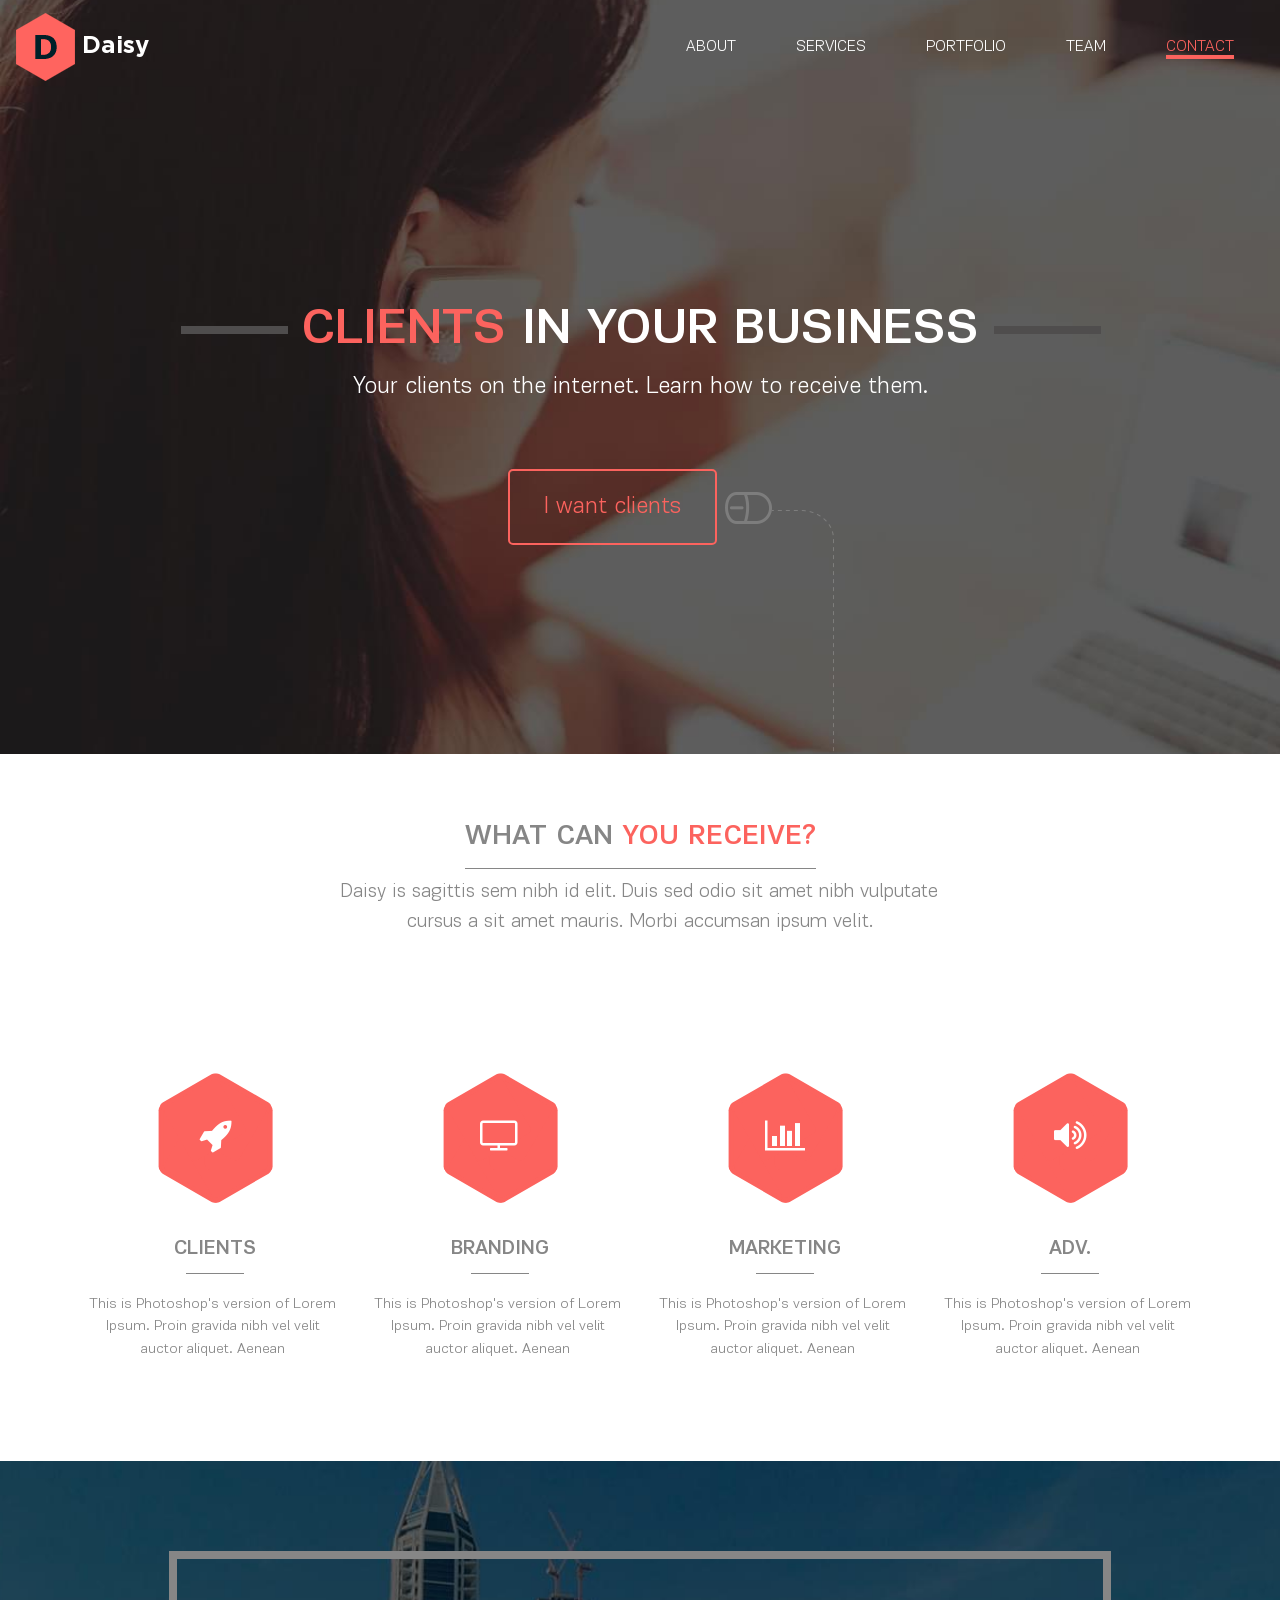
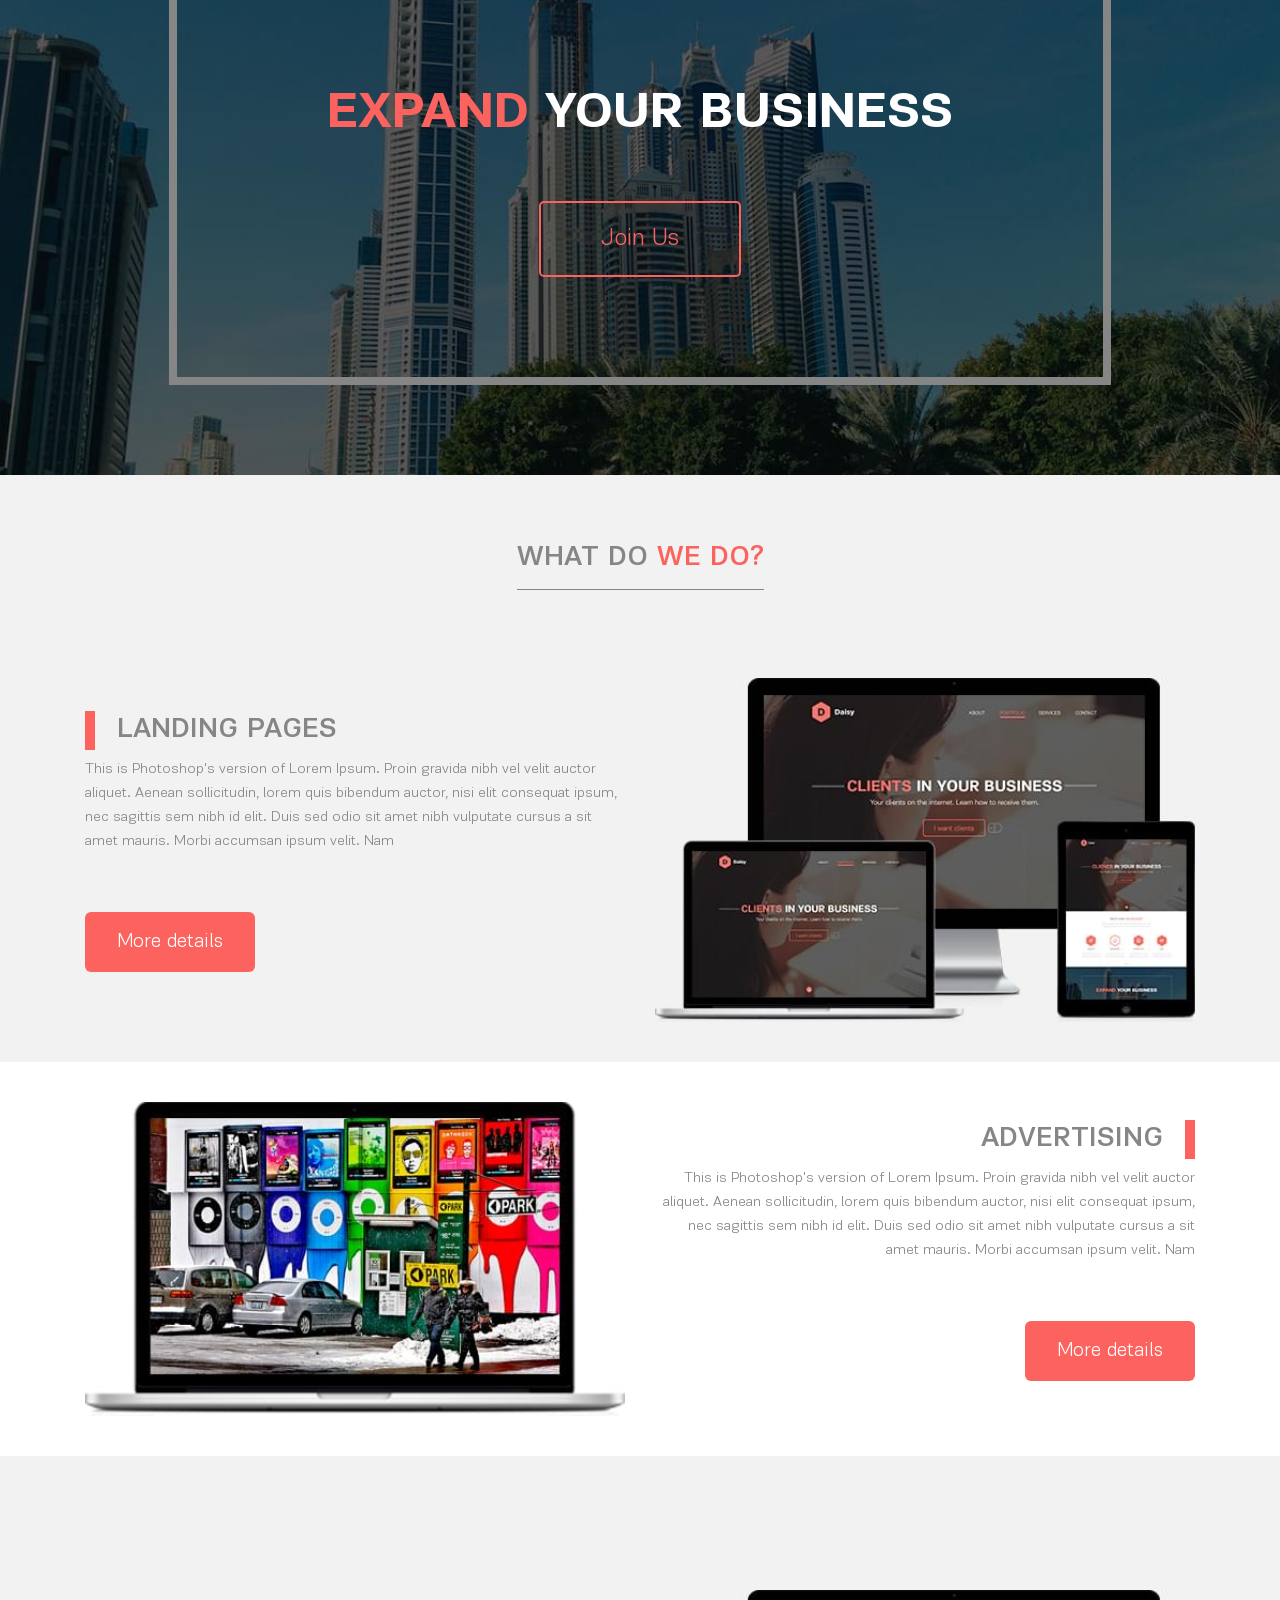
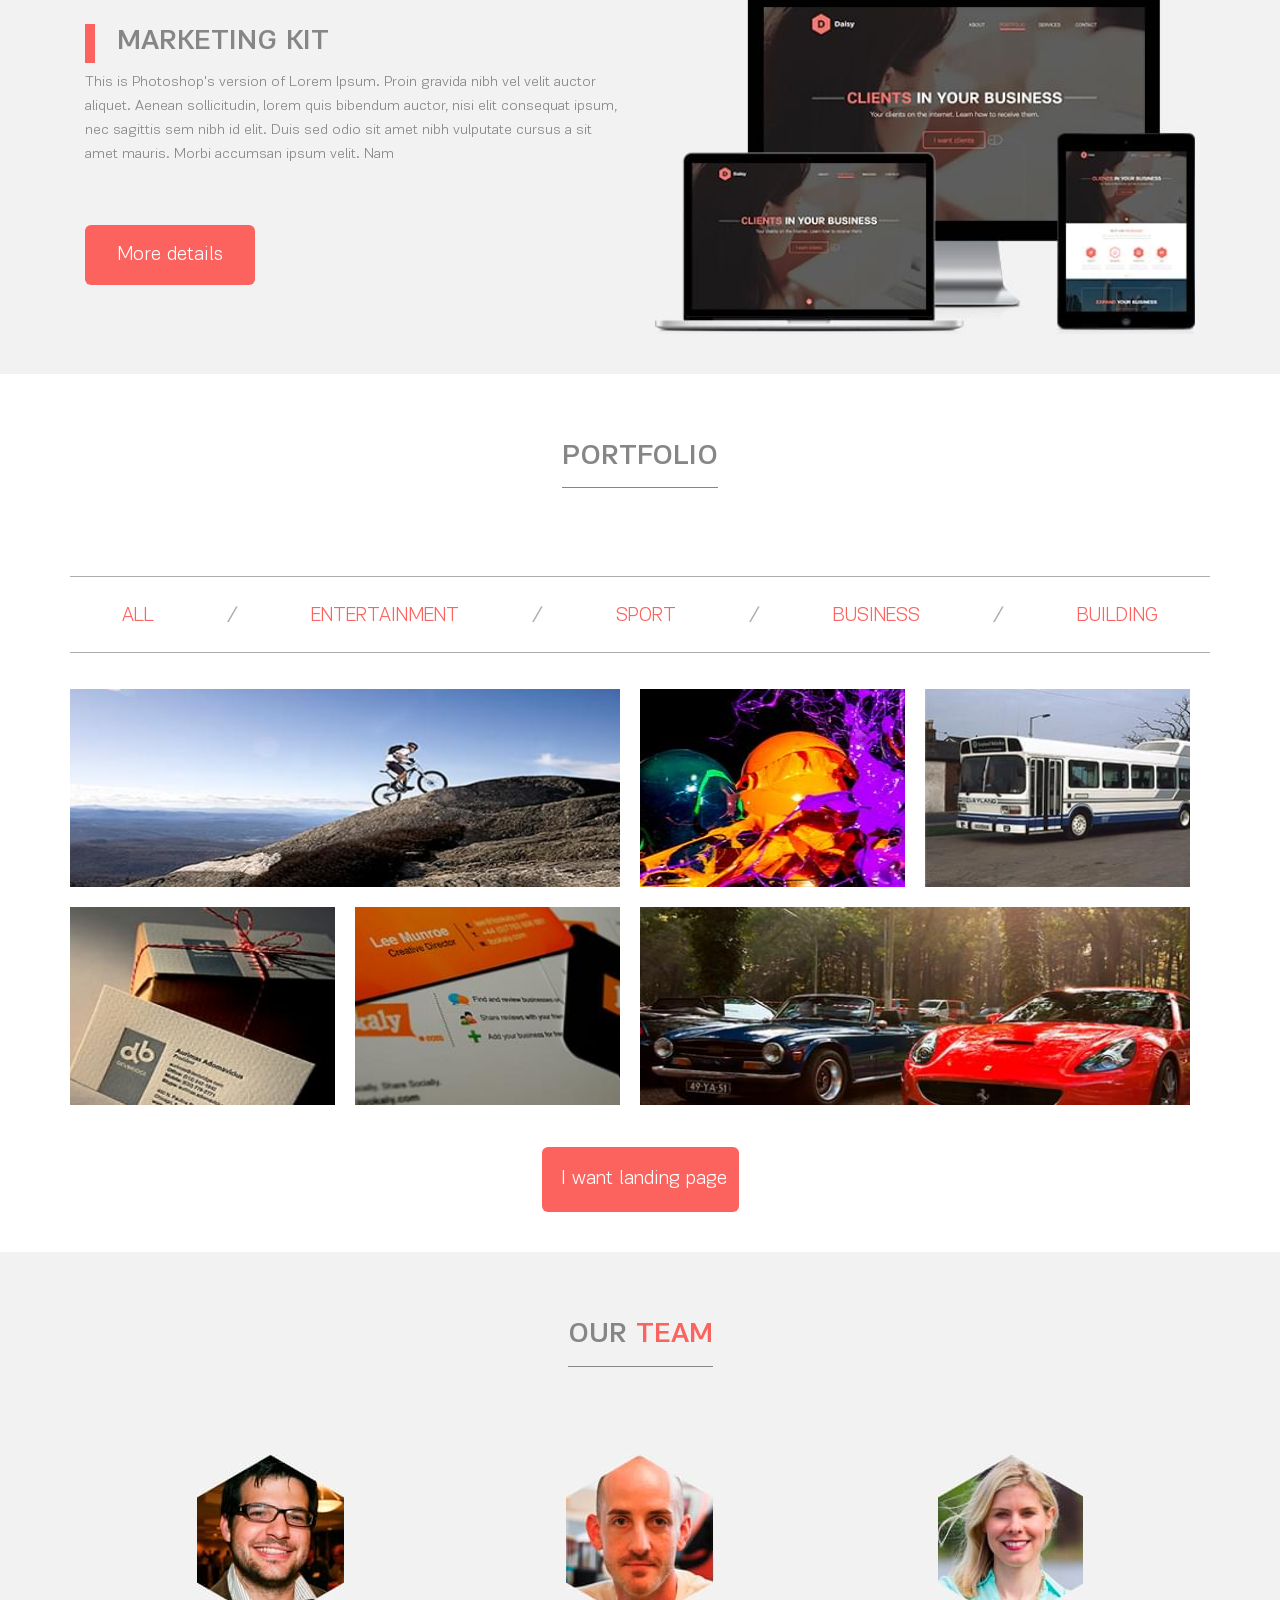
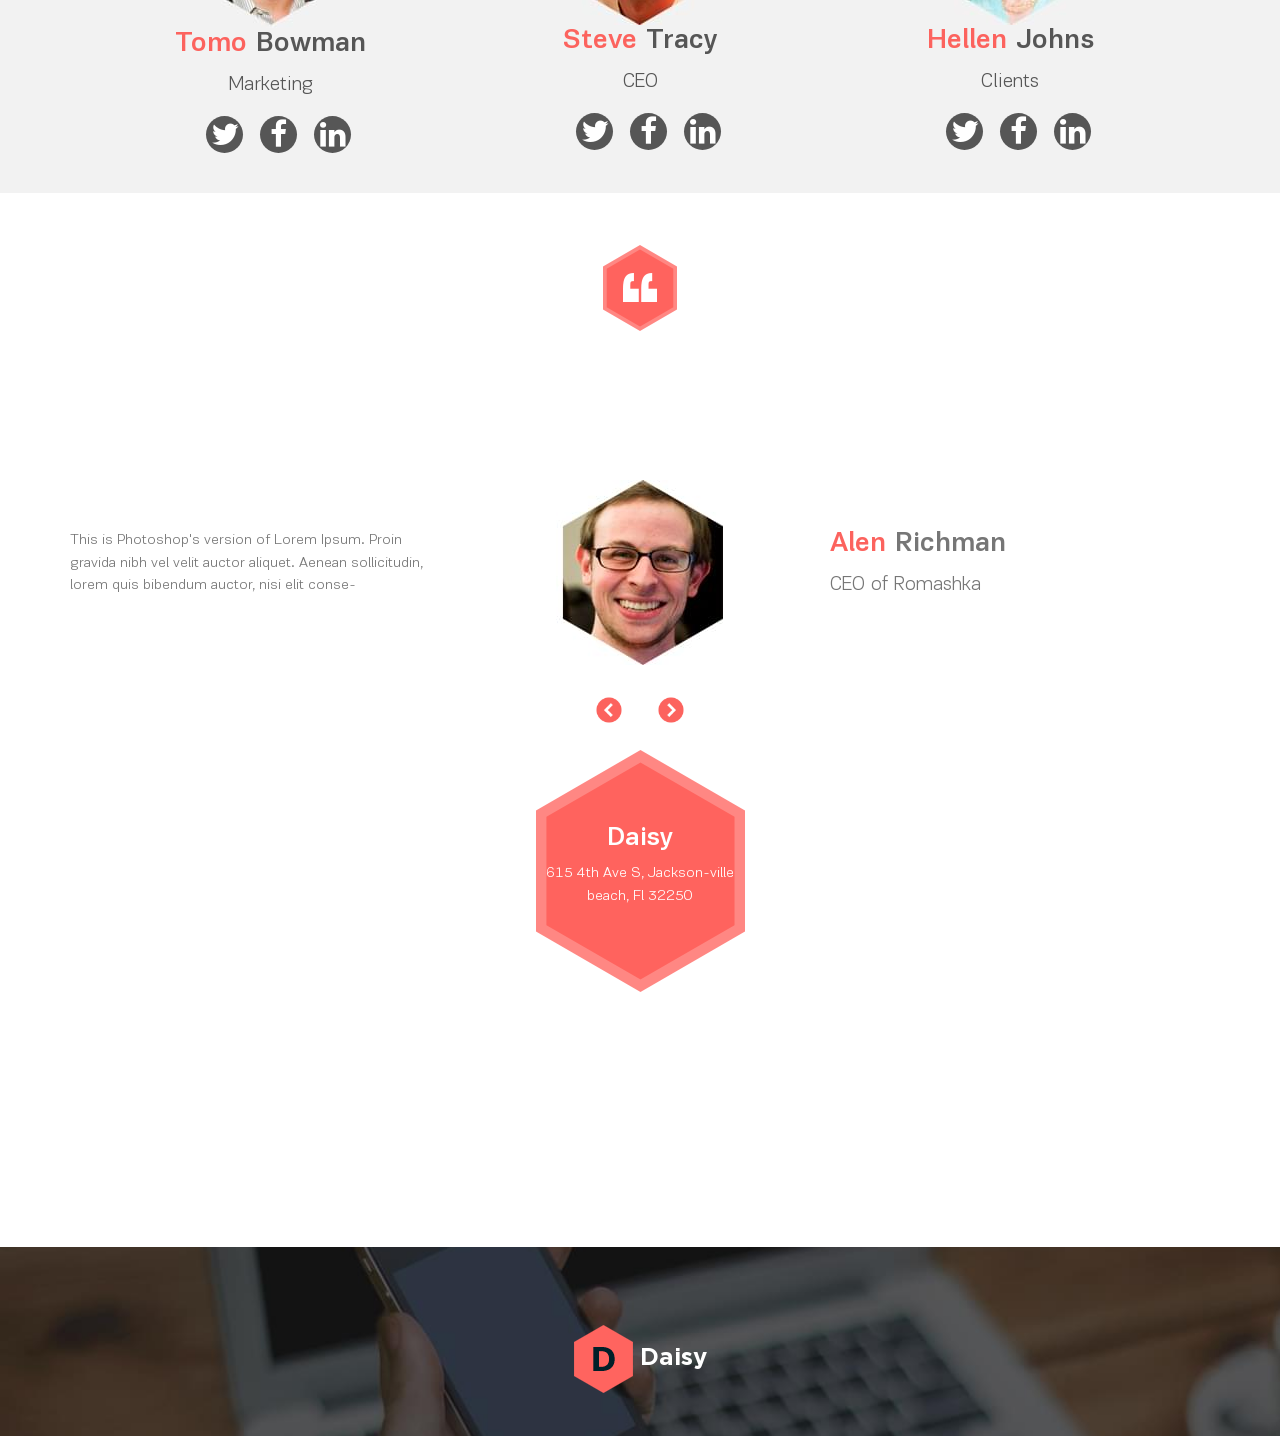
<file: index.html>
<!DOCTYPE html>
<html lang="en">

<head>
  <meta charset="UTF-8">
  <meta name="viewport" content="width=device-width, initial-scale=1.0">
  <meta http-equiv="X-UA-Compatible" content="ie=edge">
  <title>Document</title>
  <link rel="stylesheet" href="css/font-awesome.css">
  <link rel="stylesheet" href="css/bootstrap-reboot.css">
  <link rel="stylesheet" href="css/bootstrap.css">
  <link rel="stylesheet" href="css/animate.min.css">
  <link rel="stylesheet" href="css/style.min.css">
</head>

<body>
  <header class="header pd" id="header">
    <nav class="header-nav navbar-expand-md navbar">
      <div class="header-nav-logo navbar-brand">
        <a href="#header" class="logo-img logo__title"><img src="img/logo.png" alt="" class="header-nav-logo__img">
          Daisy</a>
      </div>
      <button class="navbar-toggler" type="button" data-toggle="collapse" data-target="#navbarNavAltMarkup"
        aria-controls="navbarNavAltMarkup" aria-expanded="false" aria-label="Toggle navigation">
        <span class="burger"><i class="fa fa-bars"></i></span>
      </button>
      <ul class="header-nav-ul collapse navbar-collapse" id="navbarNavAltMarkup">
        <li class="header-nav-li"><a class="header-nav-li__item active" href="#about">about</a></li>
        <li class="header-nav-li"><a class="header-nav-li__item" href="#services">services</a></li>
        <li class="header-nav-li"><a class="header-nav-li__item" href="#portfolio">portfolio</a></li>
        <li class="header-nav-li"><a class="header-nav-li__item" href="#team">team</a></li>
        <li class="header-nav-li"><a class="header-nav-li__item" href="#contact">contact</a></li>
      </ul>
    </nav>
    <div class="container header-container">
      <div class="row header-row">
        <div class="text p-relative lines">
          <h2 class="text__title"><span>clients</span> in your business</h2>
          <p class="text__subtitle">Your clients on the internet. Learn how to receive them.</p>
          <a href="" class="text__link">I want clients</a>
          <img class="cursor__img" src="img/coursor.png" alt="">
          <img class="text-dashes" src="img/dashes.png" alt="">
        </div>
      </div>
    </div>
  </header>

  <section class="receive pd" id="about">
    <div class="container">
      <div class="row text-center">
        <div class="title">
          <h2 class="title__h2">what can <span>you receive?</span></h2>
          <p class="title__p col-xl-7 m-auto">Daisy is sagittis sem nibh id elit. Duis sed odio sit amet nibh vulputate
            cursus a sit
            amet
            mauris. Morbi accumsan ipsum velit.</p>
        </div>
        <div data-wow-delay="0.1s"
          class="col-xl-3 col-lg-3 col-md-6 col-sm-6 receive-card animate__animated wow animate__fadeIn">
          <div class="hexa">
            <div class="hexa_text"><i class="figure-icon fa fa-rocket"></i></div>
            <div class="hexa_image"></div>
            <div class="hexagon scale_0">
              <div class="h_sq t_sq_1 "></div>
              <div class="h_sq t_sq_2 "></div>
              <div class="h_sq t_sq_3 "></div>
              <div class="h_sq t_sq_4 "></div>
              <div class="h_sq t_sq_5 "></div>
              <div class="h_sq t_sq_6 "></div>
            </div>
            <div class="hexagon scale_1">
              <div class="h_sq t_sq_1 color_1"></div>
              <div class="h_sq t_sq_2 color_1"></div>
              <div class="h_sq t_sq_3 color_1"></div>
              <div class="h_sq t_sq_4 color_1"></div>
              <div class="h_sq t_sq_5 color_1"></div>
              <div class="h_sq t_sq_6 color_1"></div>
            </div>
            <div class="hexagon scale_2">
              <div class="h_sq t_sq_1 color_2"></div>
              <div class="h_sq t_sq_2 color_2"></div>
              <div class="h_sq t_sq_3 color_2"></div>
              <div class="h_sq t_sq_4 color_2"></div>
              <div class="h_sq t_sq_5 color_2"></div>
              <div class="h_sq t_sq_6 color_2"></div>
            </div>
            <div class="hexagon scale_3">
              <div class="h_sq t_sq_1 color_3"></div>
              <div class="h_sq t_sq_2 color_3"></div>
              <div class="h_sq t_sq_3 color_3"></div>
              <div class="h_sq t_sq_4 color_3"></div>
              <div class="h_sq t_sq_5 color_3"></div>
              <div class="h_sq t_sq_6 color_3"></div>
            </div>
          </div>
          <h4 class="receive__h4">clients</h4>
          <p class="receive__p">This is Photoshop's version of Lorem Ipsum. Proin gravida nibh vel velit auctor aliquet.
            Aenean </p>
        </div>
        <div data-wow-delay="0.3s"
          class="col-xl-3 col-lg-3 col-md-6 col-sm-6 receive-card animate__animated wow animate__fadeIn">
          <div class="hexa">
            <div class="hexa_text"><i class="figure-icon fa fa-television"></i></div>
            <div class="hexa_image"></div>
            <div class="hexagon scale_0">
              <div class="h_sq t_sq_1 "></div>
              <div class="h_sq t_sq_2 "></div>
              <div class="h_sq t_sq_3 "></div>
              <div class="h_sq t_sq_4 "></div>
              <div class="h_sq t_sq_5 "></div>
              <div class="h_sq t_sq_6 "></div>
            </div>
            <div class="hexagon scale_1">
              <div class="h_sq t_sq_1 color_1"></div>
              <div class="h_sq t_sq_2 color_1"></div>
              <div class="h_sq t_sq_3 color_1"></div>
              <div class="h_sq t_sq_4 color_1"></div>
              <div class="h_sq t_sq_5 color_1"></div>
              <div class="h_sq t_sq_6 color_1"></div>
            </div>
            <div class="hexagon scale_2">
              <div class="h_sq t_sq_1 color_2"></div>
              <div class="h_sq t_sq_2 color_2"></div>
              <div class="h_sq t_sq_3 color_2"></div>
              <div class="h_sq t_sq_4 color_2"></div>
              <div class="h_sq t_sq_5 color_2"></div>
              <div class="h_sq t_sq_6 color_2"></div>
            </div>
            <div class="hexagon scale_3">
              <div class="h_sq t_sq_1 color_3"></div>
              <div class="h_sq t_sq_2 color_3"></div>
              <div class="h_sq t_sq_3 color_3"></div>
              <div class="h_sq t_sq_4 color_3"></div>
              <div class="h_sq t_sq_5 color_3"></div>
              <div class="h_sq t_sq_6 color_3"></div>
            </div>
          </div>
          <h4 class="receive__h4">branding</h4>
          <p class="receive__p">This is Photoshop's version of Lorem Ipsum. Proin gravida nibh vel velit auctor aliquet.
            Aenean </p>
        </div>
        <div data-wow-delay="0.5s"
          class="col-xl-3 col-lg-3 col-md-6 col-sm-6 receive-card animate__animated wow animate__fadeIn">
          <div class="hexa">
            <div class="hexa_text"><i class="figure-icon fa fa-bar-chart"></i></div>
            <div class="hexa_image"></div>
            <div class="hexagon scale_0">
              <div class="h_sq t_sq_1 "></div>
              <div class="h_sq t_sq_2 "></div>
              <div class="h_sq t_sq_3 "></div>
              <div class="h_sq t_sq_4 "></div>
              <div class="h_sq t_sq_5 "></div>
              <div class="h_sq t_sq_6 "></div>
            </div>
            <div class="hexagon scale_1">
              <div class="h_sq t_sq_1 color_1"></div>
              <div class="h_sq t_sq_2 color_1"></div>
              <div class="h_sq t_sq_3 color_1"></div>
              <div class="h_sq t_sq_4 color_1"></div>
              <div class="h_sq t_sq_5 color_1"></div>
              <div class="h_sq t_sq_6 color_1"></div>
            </div>
            <div class="hexagon scale_2">
              <div class="h_sq t_sq_1 color_2"></div>
              <div class="h_sq t_sq_2 color_2"></div>
              <div class="h_sq t_sq_3 color_2"></div>
              <div class="h_sq t_sq_4 color_2"></div>
              <div class="h_sq t_sq_5 color_2"></div>
              <div class="h_sq t_sq_6 color_2"></div>
            </div>
            <div class="hexagon scale_3">
              <div class="h_sq t_sq_1 color_3"></div>
              <div class="h_sq t_sq_2 color_3"></div>
              <div class="h_sq t_sq_3 color_3"></div>
              <div class="h_sq t_sq_4 color_3"></div>
              <div class="h_sq t_sq_5 color_3"></div>
              <div class="h_sq t_sq_6 color_3"></div>
            </div>
          </div>

          <h4 class="receive__h4">marketing</h4>
          <p class="receive__p">This is Photoshop's version of Lorem Ipsum. Proin gravida nibh vel velit auctor aliquet.
            Aenean </p>
        </div>
        <div data-wow-delay="0.7s"
          class="col-xl-3 col-lg-3 col-md-6 col-sm-6 receive-card animate__animated wow animate__fadeIn">
          <div class="hexa">
            <div class="hexa_text"><i class="figure-icon fa fa-volume-up"></i></div>
            <div class="hexa_image"></div>
            <div class="hexagon scale_0">
              <div class="h_sq t_sq_1 "></div>
              <div class="h_sq t_sq_2 "></div>
              <div class="h_sq t_sq_3 "></div>
              <div class="h_sq t_sq_4 "></div>
              <div class="h_sq t_sq_5 "></div>
              <div class="h_sq t_sq_6 "></div>
            </div>
            <div class="hexagon scale_1">
              <div class="h_sq t_sq_1 color_1"></div>
              <div class="h_sq t_sq_2 color_1"></div>
              <div class="h_sq t_sq_3 color_1"></div>
              <div class="h_sq t_sq_4 color_1"></div>
              <div class="h_sq t_sq_5 color_1"></div>
              <div class="h_sq t_sq_6 color_1"></div>
            </div>
            <div class="hexagon scale_2">
              <div class="h_sq t_sq_1 color_2"></div>
              <div class="h_sq t_sq_2 color_2"></div>
              <div class="h_sq t_sq_3 color_2"></div>
              <div class="h_sq t_sq_4 color_2"></div>
              <div class="h_sq t_sq_5 color_2"></div>
              <div class="h_sq t_sq_6 color_2"></div>
            </div>
            <div class="hexagon scale_3">
              <div class="h_sq t_sq_1 color_3"></div>
              <div class="h_sq t_sq_2 color_3"></div>
              <div class="h_sq t_sq_3 color_3"></div>
              <div class="h_sq t_sq_4 color_3"></div>
              <div class="h_sq t_sq_5 color_3"></div>
              <div class="h_sq t_sq_6 color_3"></div>
            </div>
          </div>

          <h4 class="receive__h4">adv.</h4>
          <p class="receive__p">This is Photoshop's version of Lorem Ipsum. Proin gravida nibh vel velit auctor aliquet.
            Aenean </p>
        </div>
      </div>
    </div>
  </section>

  <section class="expand">
    <div class="d-flex expand__block">
      <div class="expand-text">
        <h2 class="expand-text__title"><span>expand</span> your business</h2>
        <a href="" class="expand-text__link">Join Us</a>
      </div>
    </div>
  </section>

  <section class="landing pd" id="services">
    <div class="container">
      <div class="row">
        <div class="title">
          <h2 class="title__h2">what do <span>we do?</span></h2>
        </div>
        <div class="d-flex align-items-center flex-wrap">
          <div
            class="landing-left col-sm-6 col-12 animate__animated wow animate__slideInLeft">
            <h3 class="landing-left__title">landing pages</h3>
            <p class="landing-left__subtitle">This is Photoshop's version of Lorem Ipsum. Proin gravida nibh vel velit
              auctor aliquet. Aenean sollicitudin, lorem quis bibendum auctor, nisi elit consequat ipsum, nec sagittis
              sem
              nibh id elit. Duis sed odio sit amet nibh vulputate cursus a sit amet mauris. Morbi accumsan ipsum velit.
              Nam</p>
            <p class="landing-left__link_center"> <a href="" class="landing-left__link">More details</a></p>
          </div>
          <div class="landing-right col-sm-6 col-12">
            <img class="w-100" src="img/bg-3.jpg" alt="">
          </div>
        </div>
      </div>
    </div>
  </section>

  <section class="advertising pd">
    <div class="container">
      <div class="row">
        <div class="d-flex align-items-center flex-wrap advertising-flex">
          <div class="landing-right col-sm-6 col-12">
            <img class="w-100" src="img/bg-4.jpg" alt="desc">
          </div>
          <div class="landing-left col-sm-6 col-12 text-right animate__animated wow animate__slideInRight">
            <h3 class="justify-content-end advertising-right__title">advertising</h3>
            <p class="landing-left__subtitle">This is Photoshop's version of Lorem Ipsum. Proin gravida nibh vel velit
              auctor aliquet. Aenean sollicitudin, lorem quis bibendum auctor, nisi elit consequat ipsum, nec sagittis
              sem
              nibh id elit. Duis sed odio sit amet nibh vulputate cursus a sit amet mauris. Morbi accumsan ipsum velit.
              Nam</p>
            <p class="landing-left__link_center"><a href="" class="landing-left__link">More details</a></p>
          </div>
        </div>
      </div>
    </div>
  </section>

  <section class="marketing pd">
    <div class="container">
      <div class="row marketing__block">
        <div class=" d-flex align-items-center flex-wrap">
          <div
            class="landing-left col-sm-6 col-12 animate__animated wow animate__slideInLeft">
            <h3 class="landing-left__title">marketing kit</h3>
            <p class="landing-left__subtitle">This is Photoshop's version of Lorem Ipsum. Proin gravida nibh vel velit
              auctor aliquet. Aenean sollicitudin, lorem quis bibendum auctor, nisi elit consequat ipsum, nec sagittis
              sem
              nibh id elit. Duis sed odio sit amet nibh vulputate cursus a sit amet mauris. Morbi accumsan ipsum velit.
              Nam</p>
            <p class="landing-left__link_center"><a href="" class="landing-left__link">More details</a></p>
          </div>
          <div class="landing-right col-sm-6 col-12">
            <img class="w-100" src="img/bg-3.jpg" alt="">
          </div>
        </div>
      </div>
    </div>
  </section>

  <section class="portfolio pd" id="portfolio">
    <div class="container">
      <div class="row">
        <div class="title col-xl-12">
          <h2 class="title__h2">portfolio</h2>
        </div>
        <ul class="portfolio-menu col-xl-12">
          <li class="portfolio-menu__item"><a data-target="all" href="" class="portfolio-menu__link">all</a></li>
          <li class="portfolio-menu__item">/</li>
          <li class="portfolio-menu__item"><a data-target="red" href="" class="portfolio-menu__link">entertainment</a>
          </li>
          <li class="portfolio-menu__item">/</li>
          <li class="portfolio-menu__item"><a data-target="blue" href="" class="portfolio-menu__link">sport</a></li>
          <li class="portfolio-menu__item">/</li>
          <li class="portfolio-menu__item"><a data-target="green" href="" class="portfolio-menu__link">business</a></li>
          <li class="portfolio-menu__item">/</li>
          <li class="portfolio-menu__item"><a data-target="yellow" href="" class="portfolio-menu__link">building</a>
          </li>
        </ul>
      </div>
      <div class="gallery">
        <div class="row">
          <div class="col-md-6 outer p-0 all red">
            <img class="img-big" src="img/portfolio-1.jpg" alt="">
            <div class="gallery-inner1">
              <p class="gallery-inner__title">mountain bikes</p>
              <a href="" class="gallery-inner__link"><i class="fa fa-plus"></i></a>
            </div>
          </div>
          <div class="col-sm-3 col-6 outer p-0 all red">
            <img class="img-small" src="img/portfolio-2.jpg" alt="">
            <div class="gallery-inner">
              <p class="gallery-inner__title">mountain bikes</p>
              <a href="" class="gallery-inner__link"><i class="fa fa-plus"></i></a>
            </div>
          </div>
          <div class="col-sm-3 col-6 outer p-0 all blue">
            <img class="img-small" src="img/portfolio-3.jpg" alt="">
            <div class="gallery-inner">
              <p class="gallery-inner__title">mountain bikes</p>
              <a href="" class="gallery-inner__link"><i class="fa fa-plus"></i></a>
            </div>
          </div>
          <div class="col-sm-3 col-6 outer p-0 all green">
            <img class="img-small" src="img/portfolio-4.jpg" alt="">
            <div class="gallery-inner">
              <p class="gallery-inner__title">mountain bikes</p>
              <a href="" class="gallery-inner__link"><i class="fa fa-plus"></i></a>
            </div>
          </div>
          <div class="col-sm-3 col-6 outer p-0 all yellow">
            <img class="img-small" src="img/portfolio-5.jpg" alt="">
            <div class="gallery-inner">
              <p class="gallery-inner__title">mountain bikes</p>
              <a href="" class="gallery-inner__link"><i class="fa fa-plus"></i></a>
            </div>
          </div>
          <div class="col-md-6 outer p-0 all green">
            <img class="img-big" src="img/portfolio-6.jpg" alt="">
            <div class="gallery-inner1">
              <p class="gallery-inner__title">mountain bikes</p>
              <a href="" class="gallery-inner__link"><i class="fa fa-plus"></i></a>
            </div>
          </div>
        </div>
      </div>
      <div class="d-flex justify-content-center"><a href="" class="portfolio__link landing-left__link">I want landing
          page</a></div>
    </div>
  </section>

  <section class="team pd" id="team">
    <div class="container">
      <div class="row">
        <div class="title">
          <h2 class="title__h2">our <span>team</span></h2>
        </div>
        <div class="team-card__desk col-xl-12 d-flex flex-wrap flex-row">
          <div data-wow-delay="0.1s"
            class="team-card__item col-xl-4 col-lg-4 col-md-4 col-sm-12 col-12 animate__animated wow animate__fadeIn">
            <img src="img/team-1.jpg" alt="">
            <h3 class="team-card__title"><span>Tomo</span> Bowman</h3>
            <p class="team-card__subtitle">Marketing</p>
            <div class="team-card__icons">
              <a class="team-card__link" href=""><i class="fa fa-twitter"></i></a>
              <a class="team-card__link" href=""><i class="fa fa-facebook"></i></a>
              <a class="team-card__link" href=""><i class="fa fa-linkedin"></i></a> </div>
          </div>
          <div data-wow-delay="0.3s"
            class="team-card__item col-md-4 col-sm-12 col-12 animate__animated wow animate__fadeIn">
            <img src="img/team-2.jpg" alt="">
            <h3 class="team-card__title"><span>Steve</span> Tracy</h3>
            <p class="team-card__subtitle">CEO</p>
            <div class="team-card__icons">
              <a class="team-card__link" href=""><i class="fa fa-twitter"></i></a>
              <a class="team-card__link" href=""><i class="fa fa-facebook"></i></a>
              <a class="team-card__link" href=""><i class="fa fa-linkedin"></i></a> </div>
          </div>
          <div data-wow-delay="0.5s"
            class="team-card__item col-xl-4 col-lg-4 col-md-4 col-sm-12 col-12 animate__animated wow animate__fadeIn">
            <img src="img/team-3.jpg" alt="">
            <h3 class="team-card__title"><span>Hellen</span> Johns</h3>
            <p class="team-card__subtitle">Clients</p>
            <div class="team-card__icons">
              <a class="team-card__link" href=""><i class="fa fa-twitter"></i></a>
              <a class="team-card__link" href=""><i class="fa fa-facebook"></i></a>
              <a class="team-card__link" href=""><i class="fa fa-linkedin"></i></a> </div>
          </div>
        </div>

      </div>
    </div>
  </section>

  <section class="richman pd" id="contact">
    <div class="container">
      <div class="row">
        <div class="richman-logo"><img src="img/quote.png" alt=""></div>
        <div class="slider">
          <div class="slider__item title_margin">
            <p class="slider__p w-100">This is Photoshop's version of Lorem Ipsum. Proin gravida nibh vel velit auctor
              aliquet. Aenean
              sollicitudin, lorem quis bibendum auctor, nisi elit conse-</p>
          </div>
          <div class="slider__item">
            <img class="slider__img" src="img/alen-richman.jpg">
          </div>
          <div class="slider__item title_margin">
            <h3 class="team-card__title"><span>Alen</span> Richman</h3>
            <p class="team-card__subtitle">CEO of Romashka</p>
          </div>
          <div class="slider__item title_margin">
            <p class="slider__p w-100">This is Photoshop's version of Lorem Ipsum. Proin gravida nibh vel velit auctor
              aliquet. Aenean
              sollicitudin, lorem quis bibendum auctor, nisi elit conse-</p>
          </div>
          <div class="slider__item">
            <img class="slider__img" src="img/alen-richman.jpg">
          </div>
          <div class="slider__item title_margin">
            <h3 class="team-card__title"><span>Alen</span> Richman</h3>
            <p class="team-card__subtitle">CEO of Romashka</p>
          </div>
        </div>
      </div>
      <div class="richman-daisy">
        <img class="richman-daisy__img" src="img/absolute-icon_03.png" alt="">
        <div class="richman-daisy__text">
          <h4 class="richman-daisy__title">Daisy</h4>
          <p class="richman-daisy__subtitle">615 4th Ave S, Jackson-ville beach, Fl 32250</p>
        </div>
      </div>
    </div>
  </section>

  <section class="map">
    <iframe
      src="https://yandex.ru/map-widget/v1/?um=constructor%3Ae6af8e6895937a4c6894218352f59a7b30cecfd1630e33964eb0598a0d1b115b&amp;source=constructor"
      width="100%" height="335" frameborder="0"></iframe>
  </section>

  <footer class="footer">
    <div class="row">
      <div class="header-nav-logo footer-logo col-xl-3 m-auto footer_size">
        <a href="#header" class="logo-img logo__title"><img src="img/logo.png" alt="" class="header-nav-logo__img">
          Daisy</a>
      </div>
    </div>
    <div id="top">
      <i class="fa fa-arrow-circle-o-up"></i>
    </div>
  </footer>


  <script src="js/jquery-3.4.1.min.js"></script>
  <script src="js/popper.min.js"></script>
  <script src="js/bootstrap.js"></script>
  <script src="js/slick.js"></script>
  <script src="js/script.js"></script>
  <script src="js/wow.min.js"></script>
  <script>
    new WOW().init();
  </script>
</body>

</html>
</file>
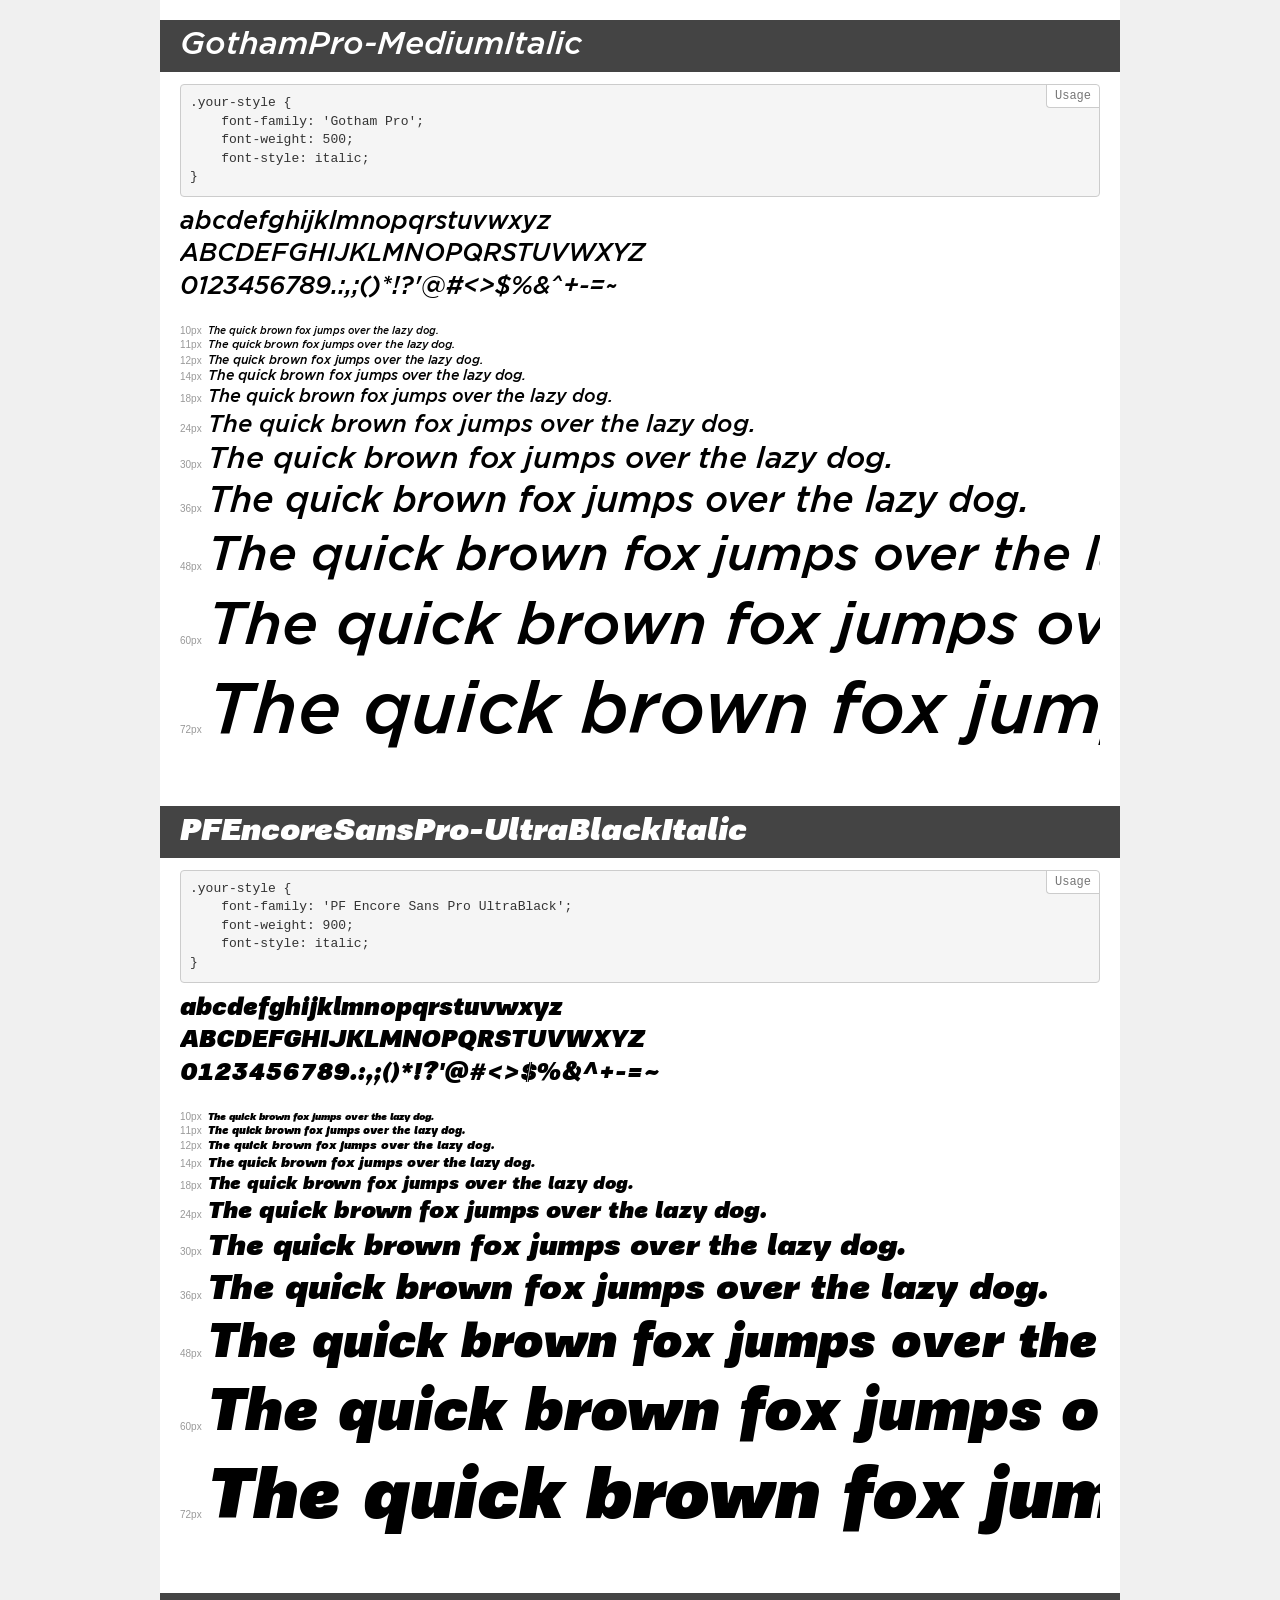
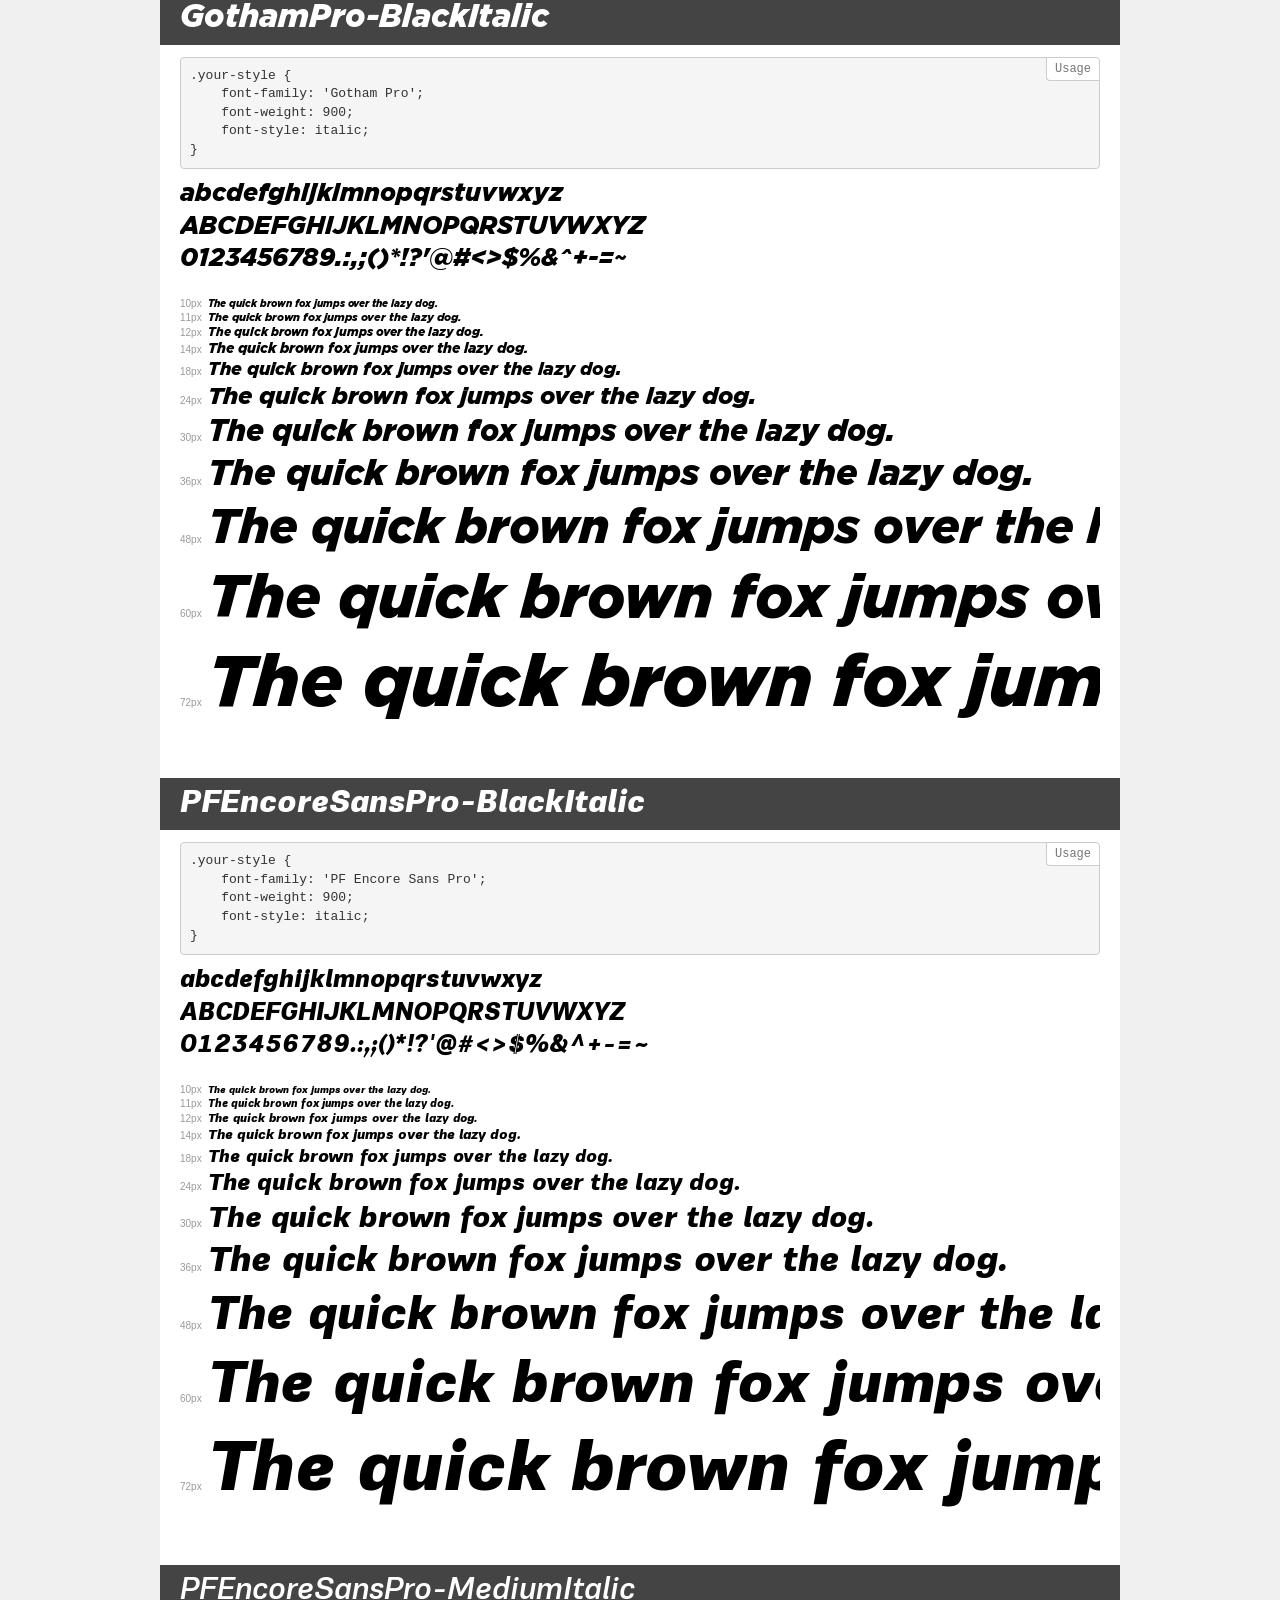
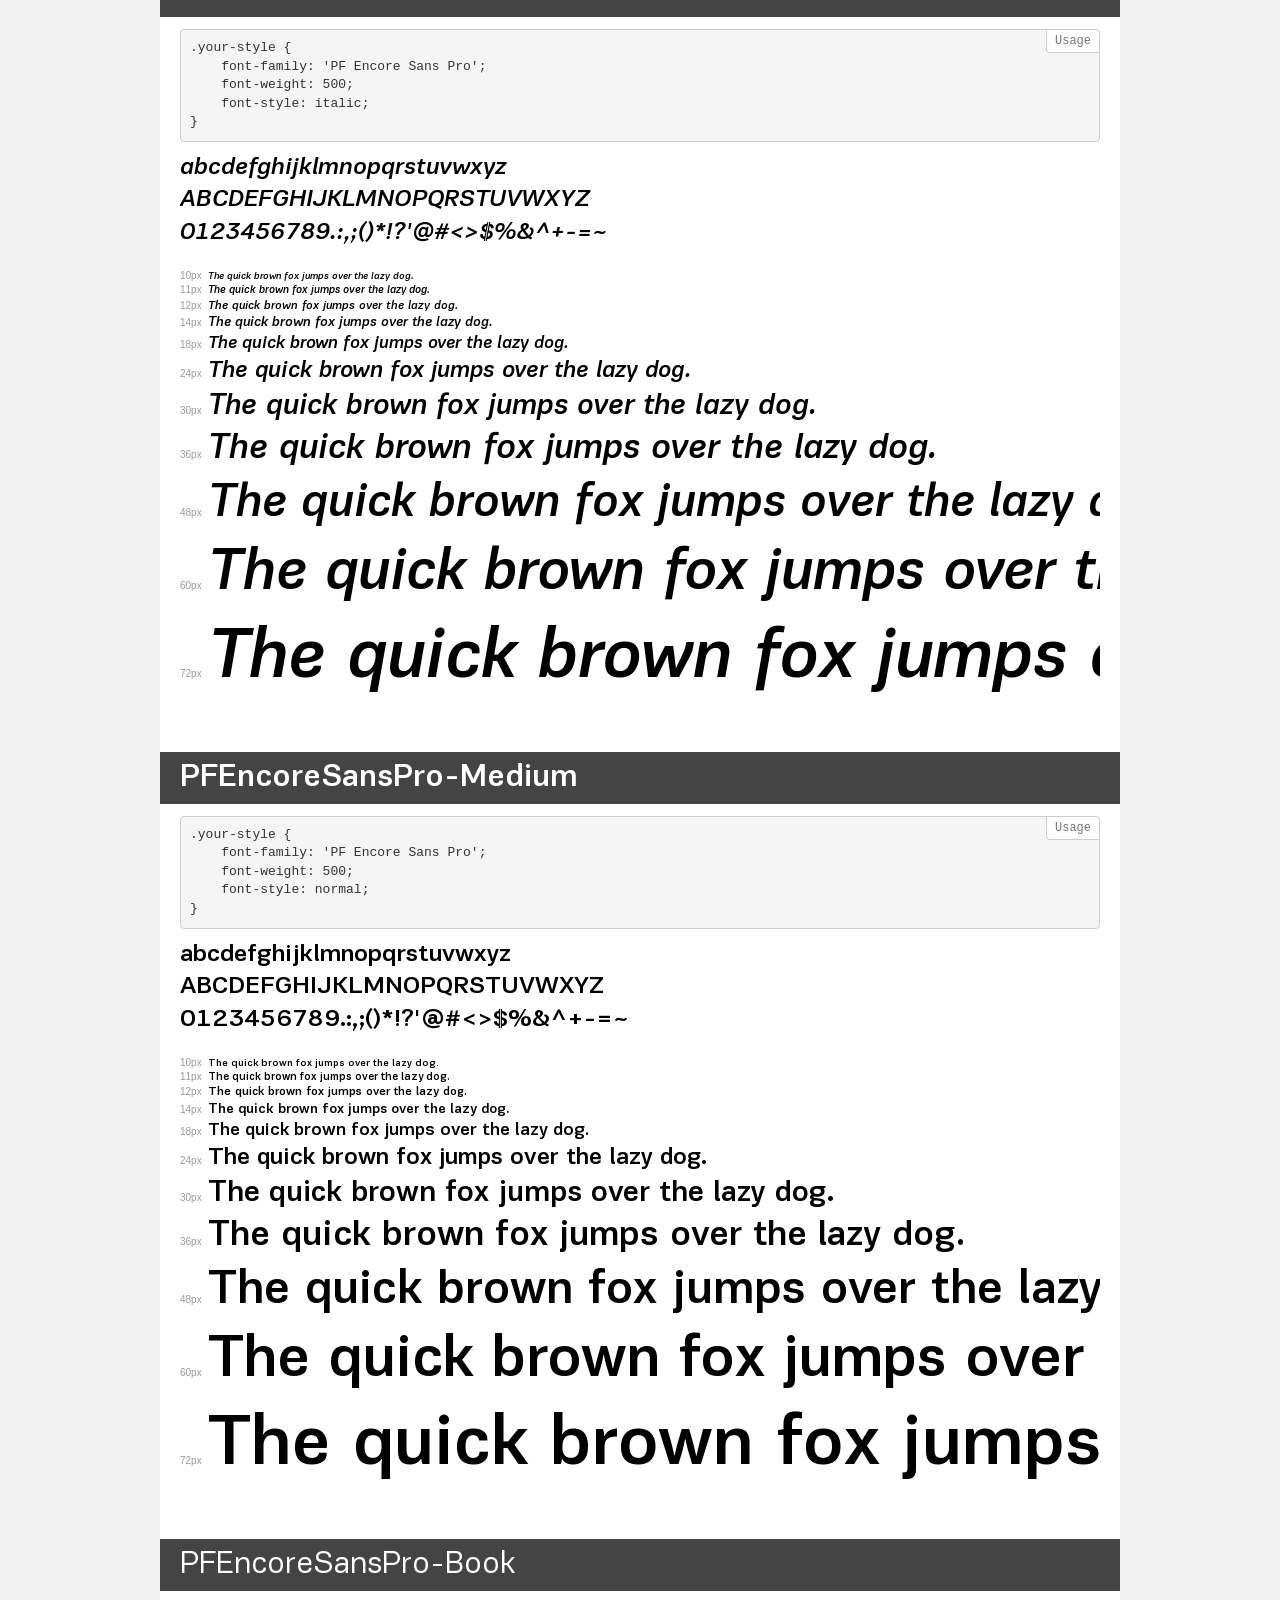
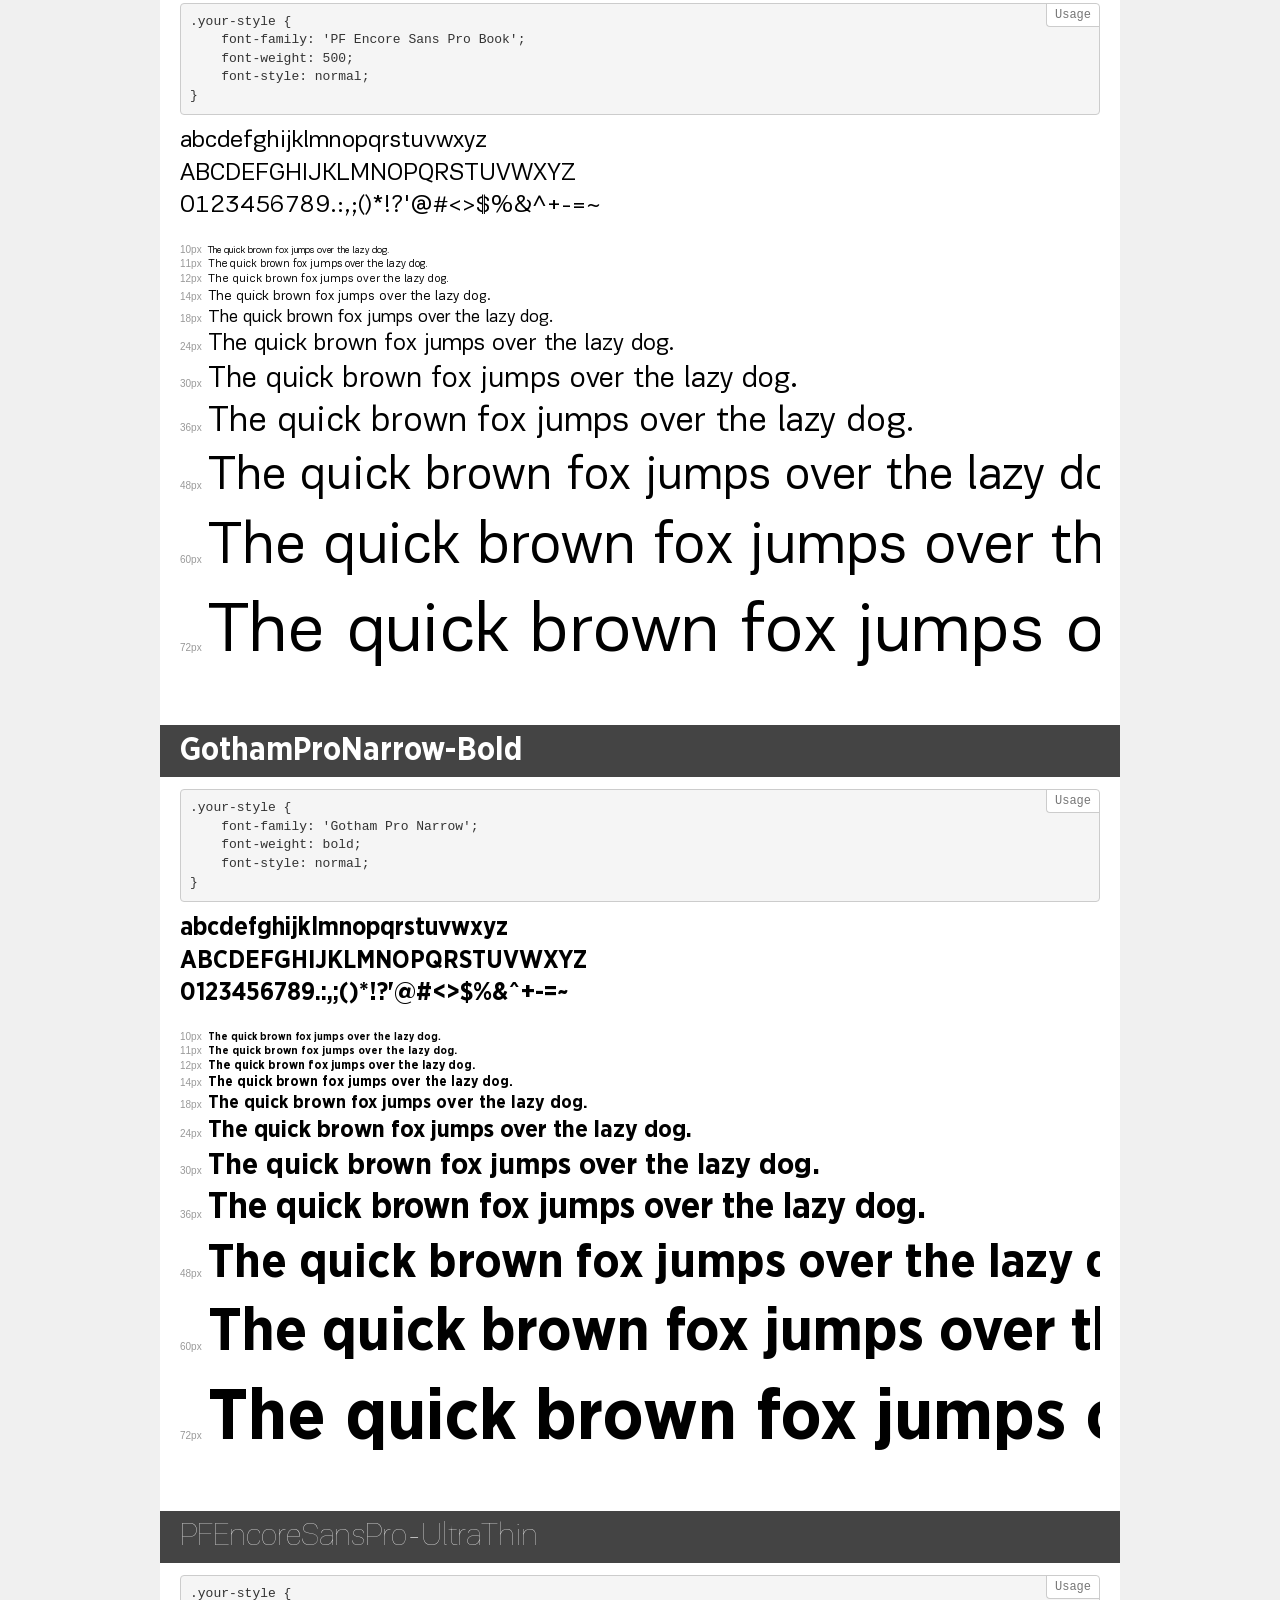
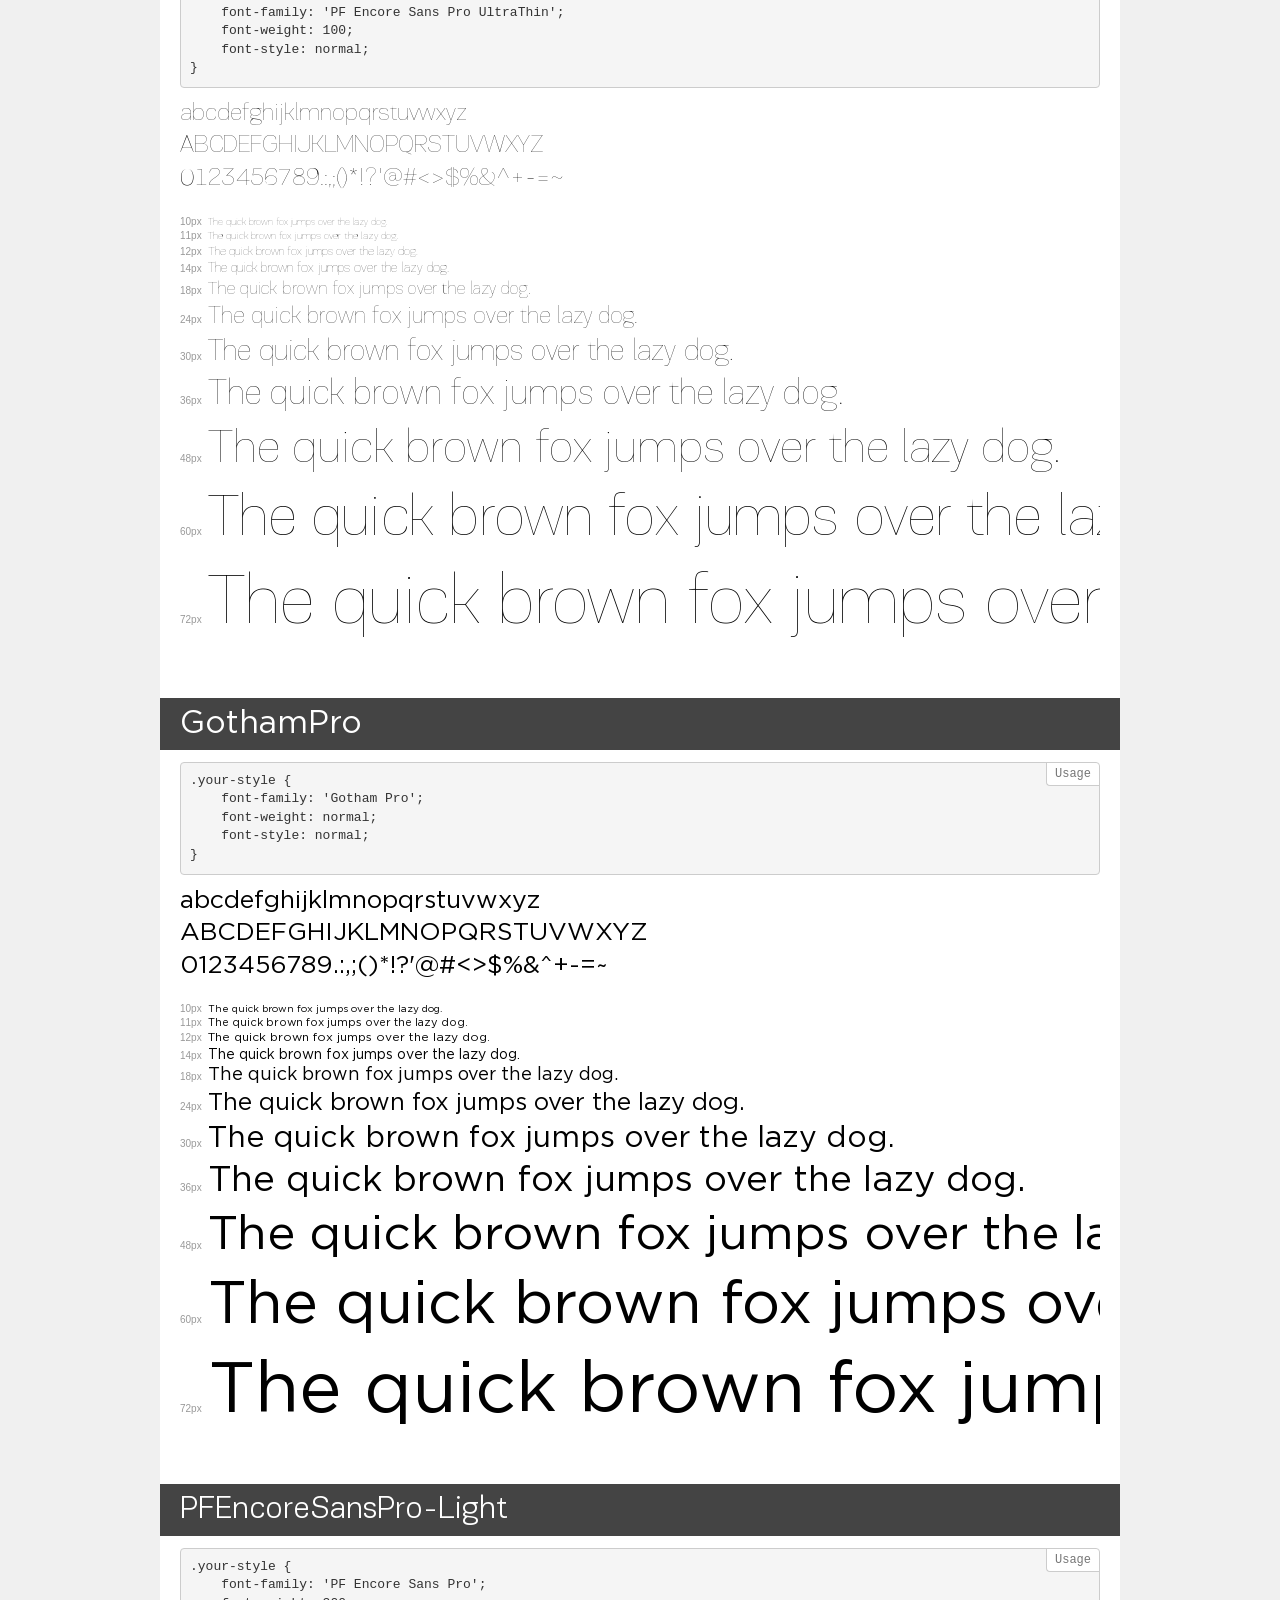
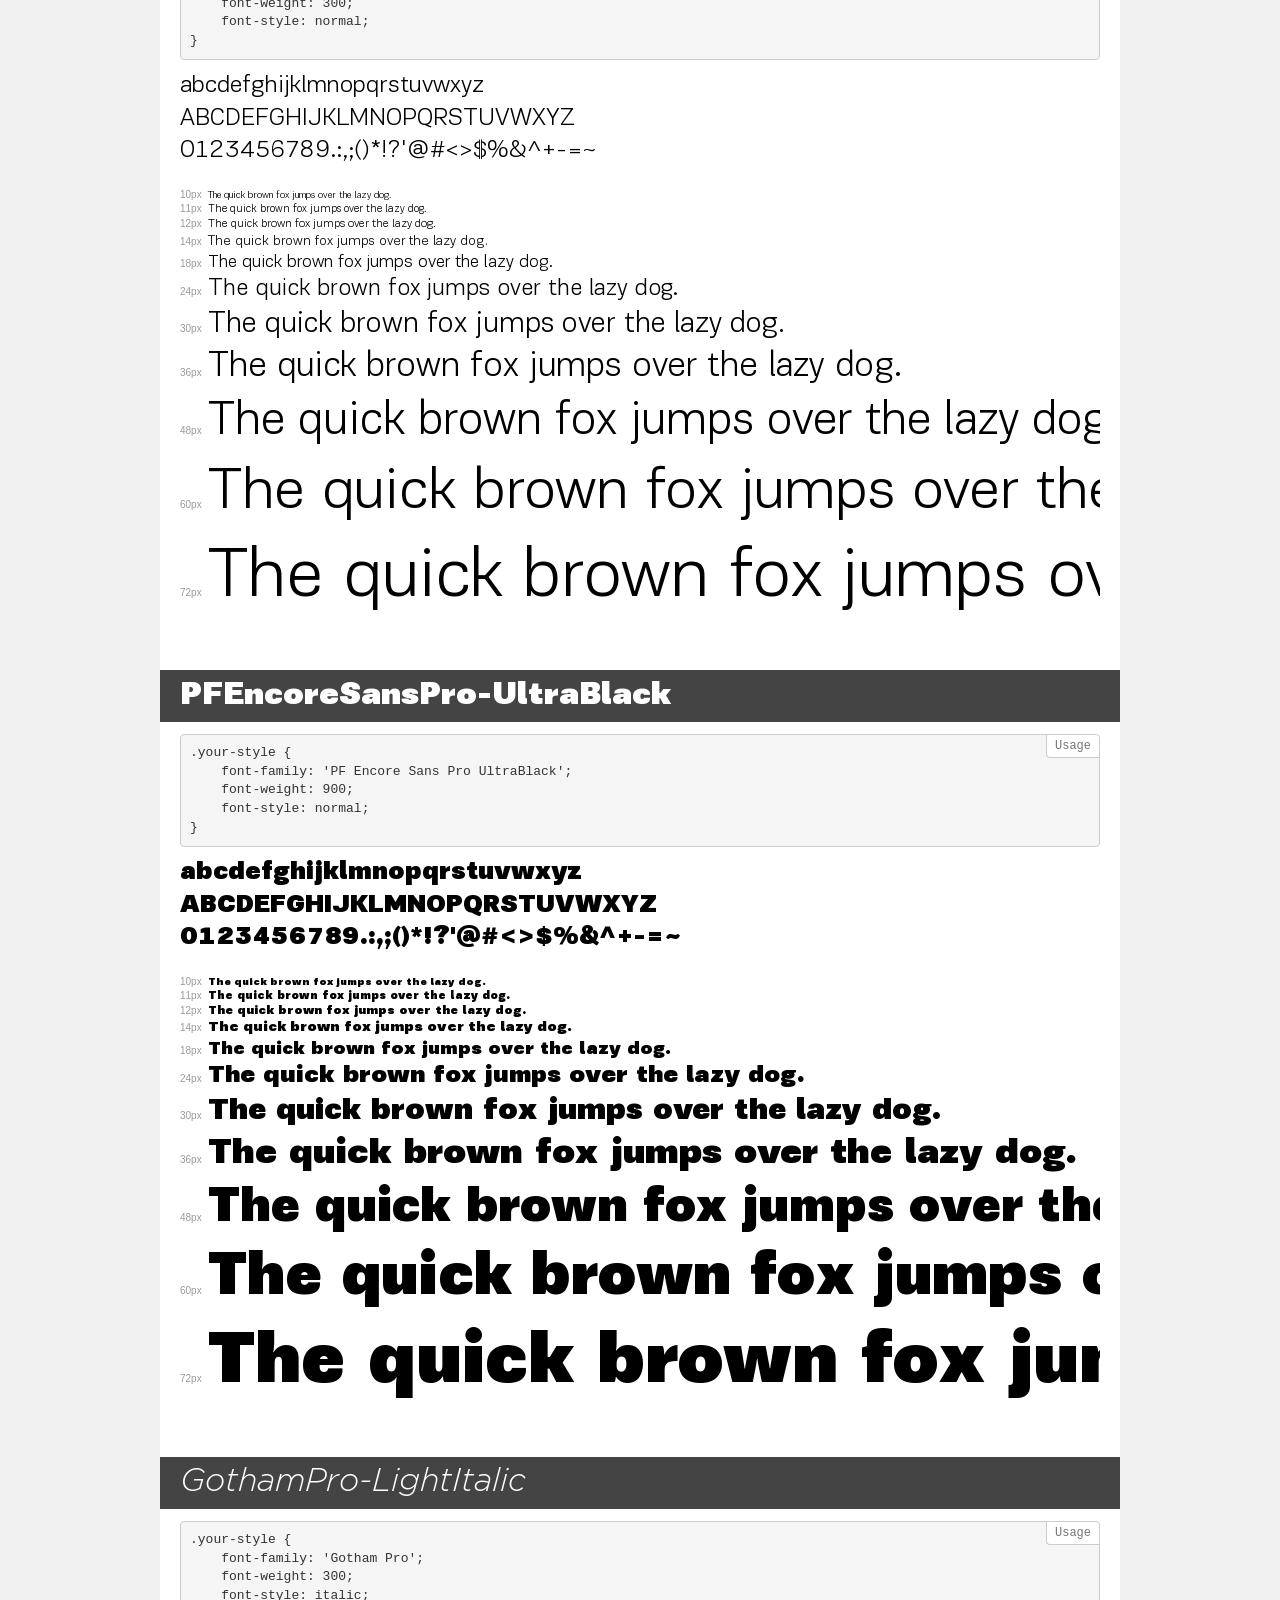
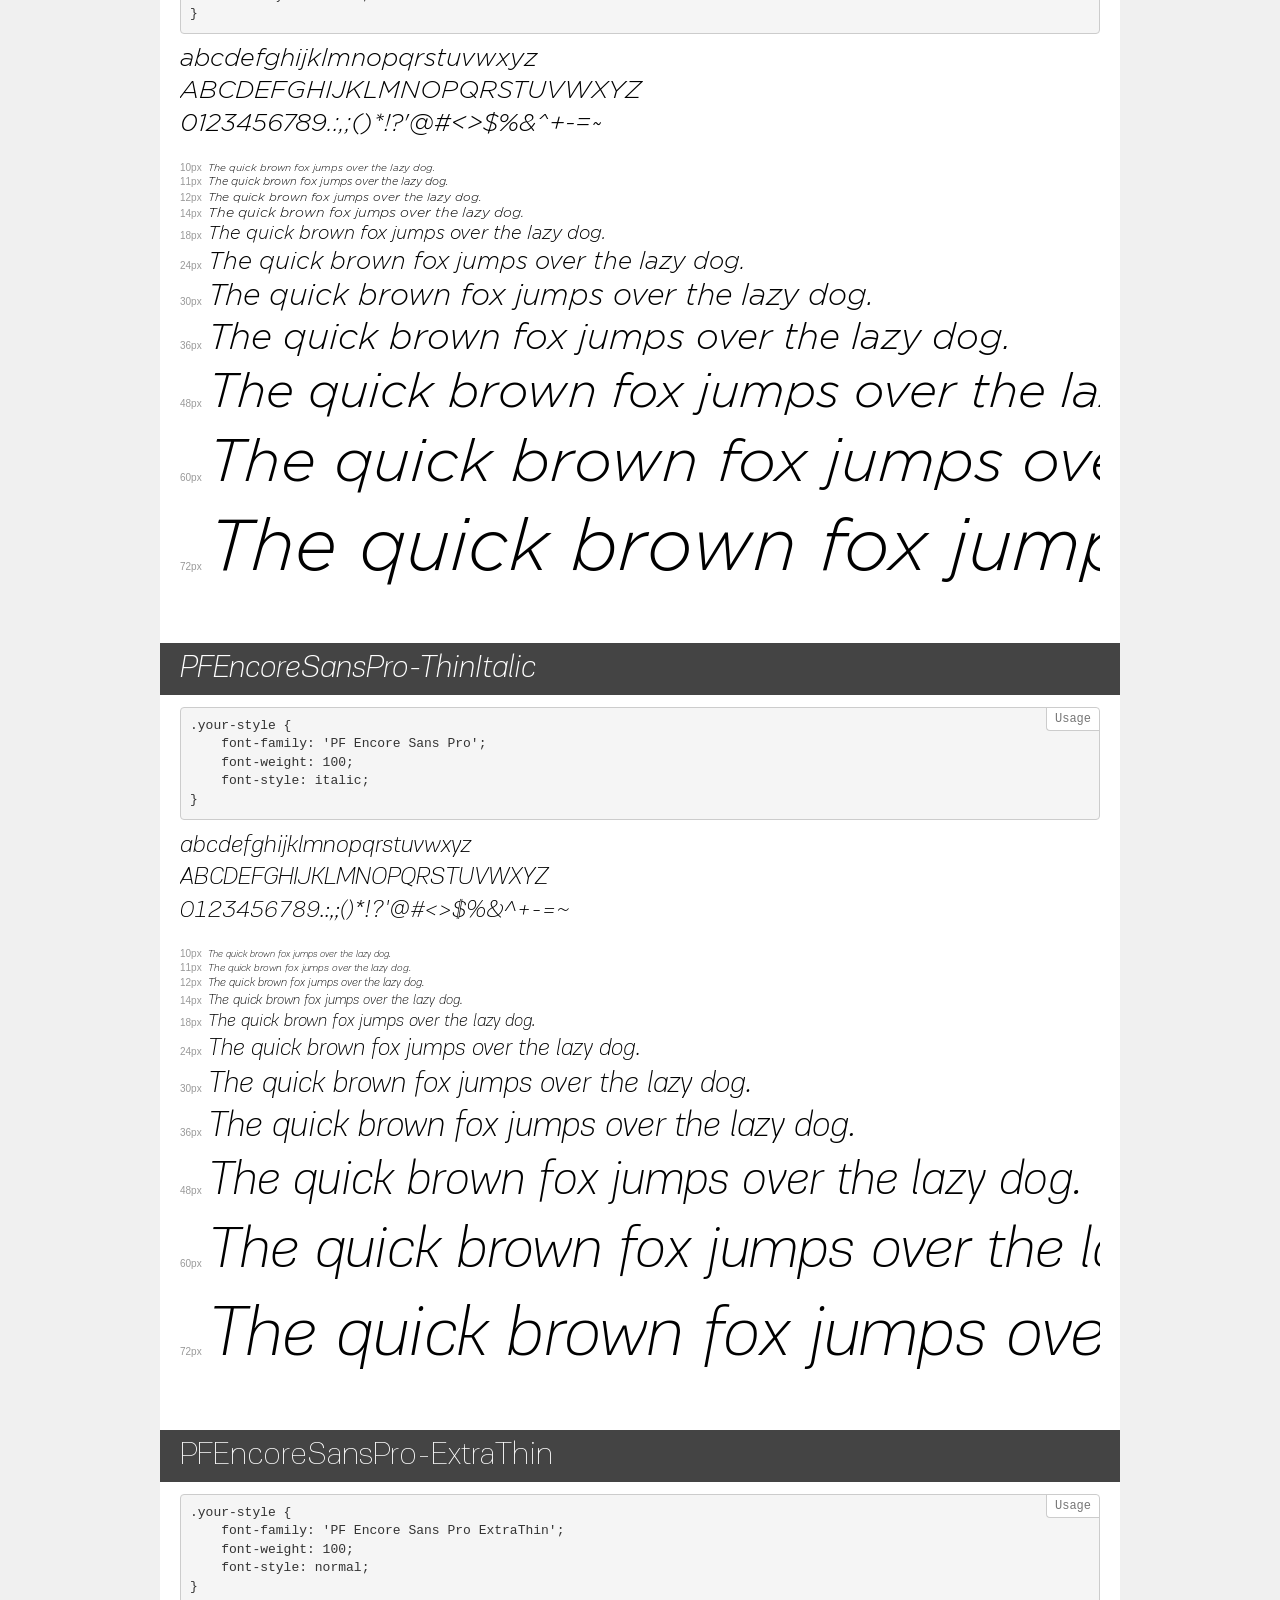
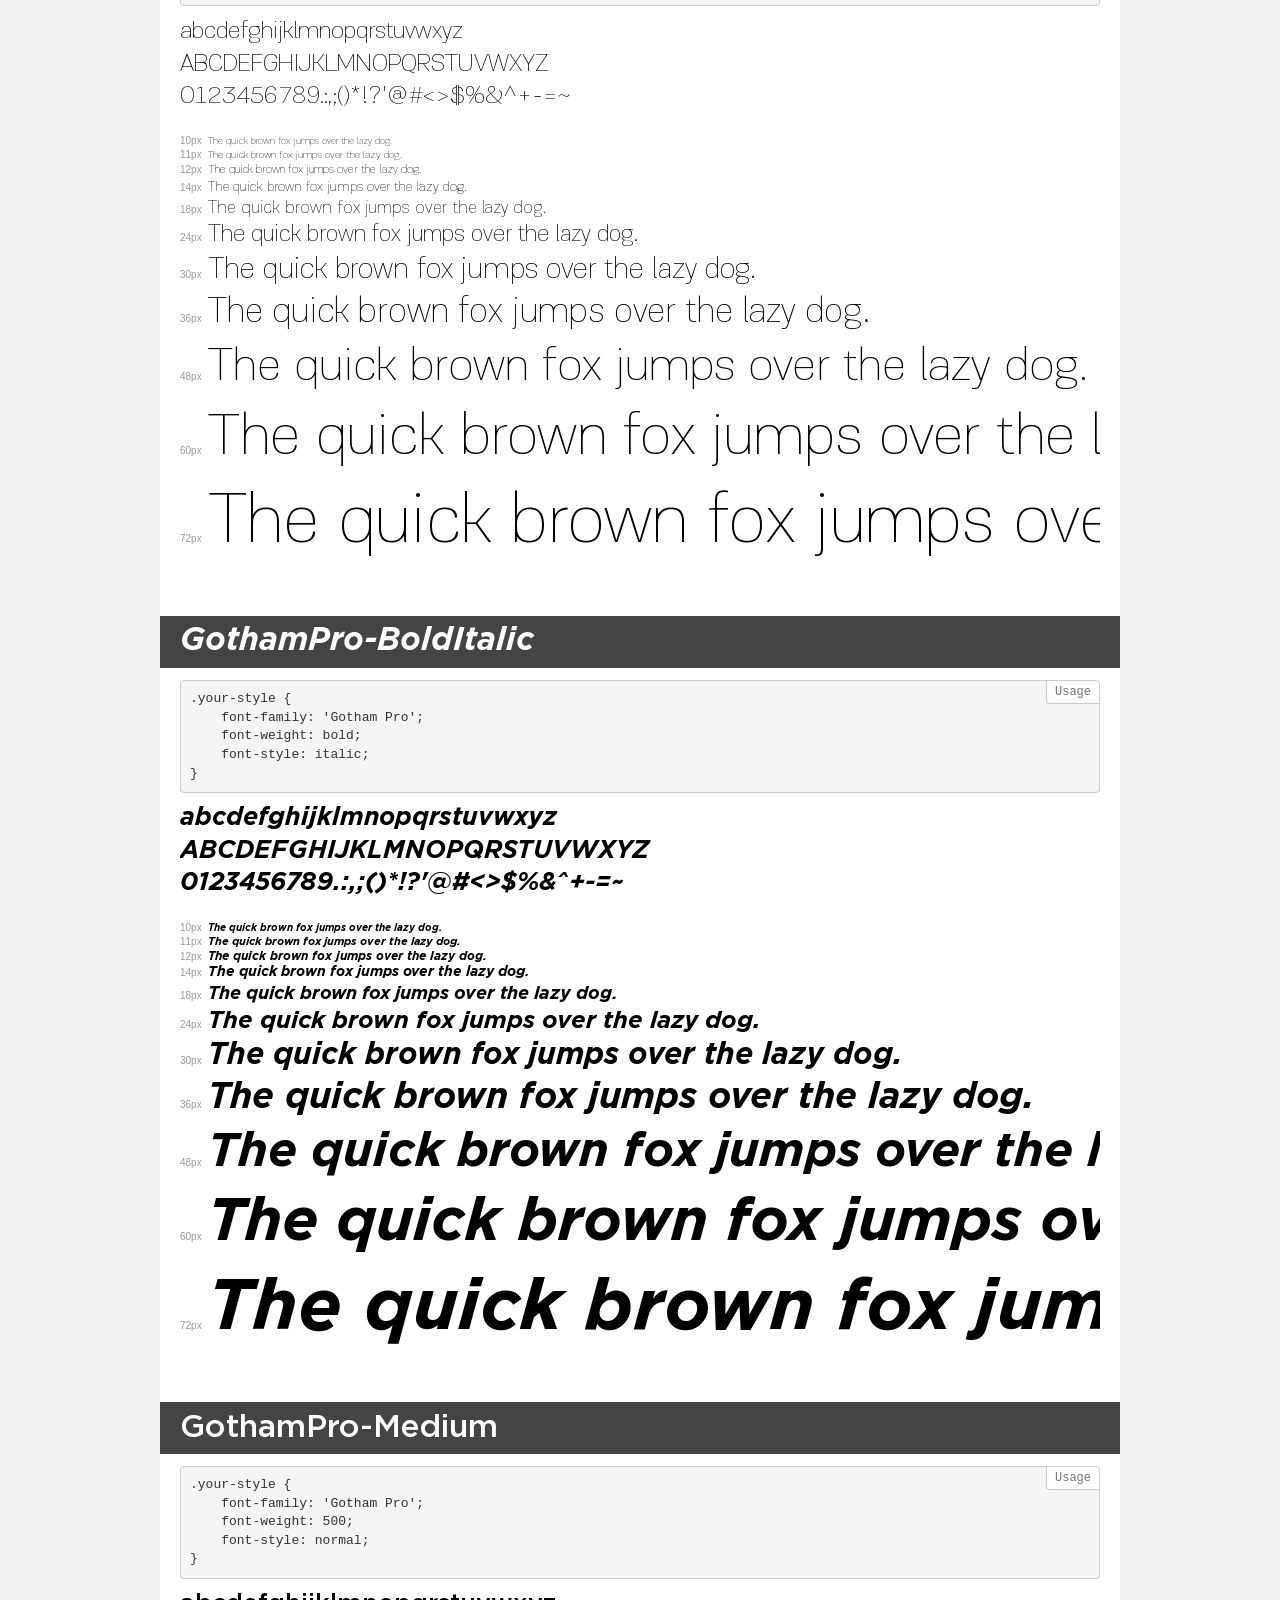
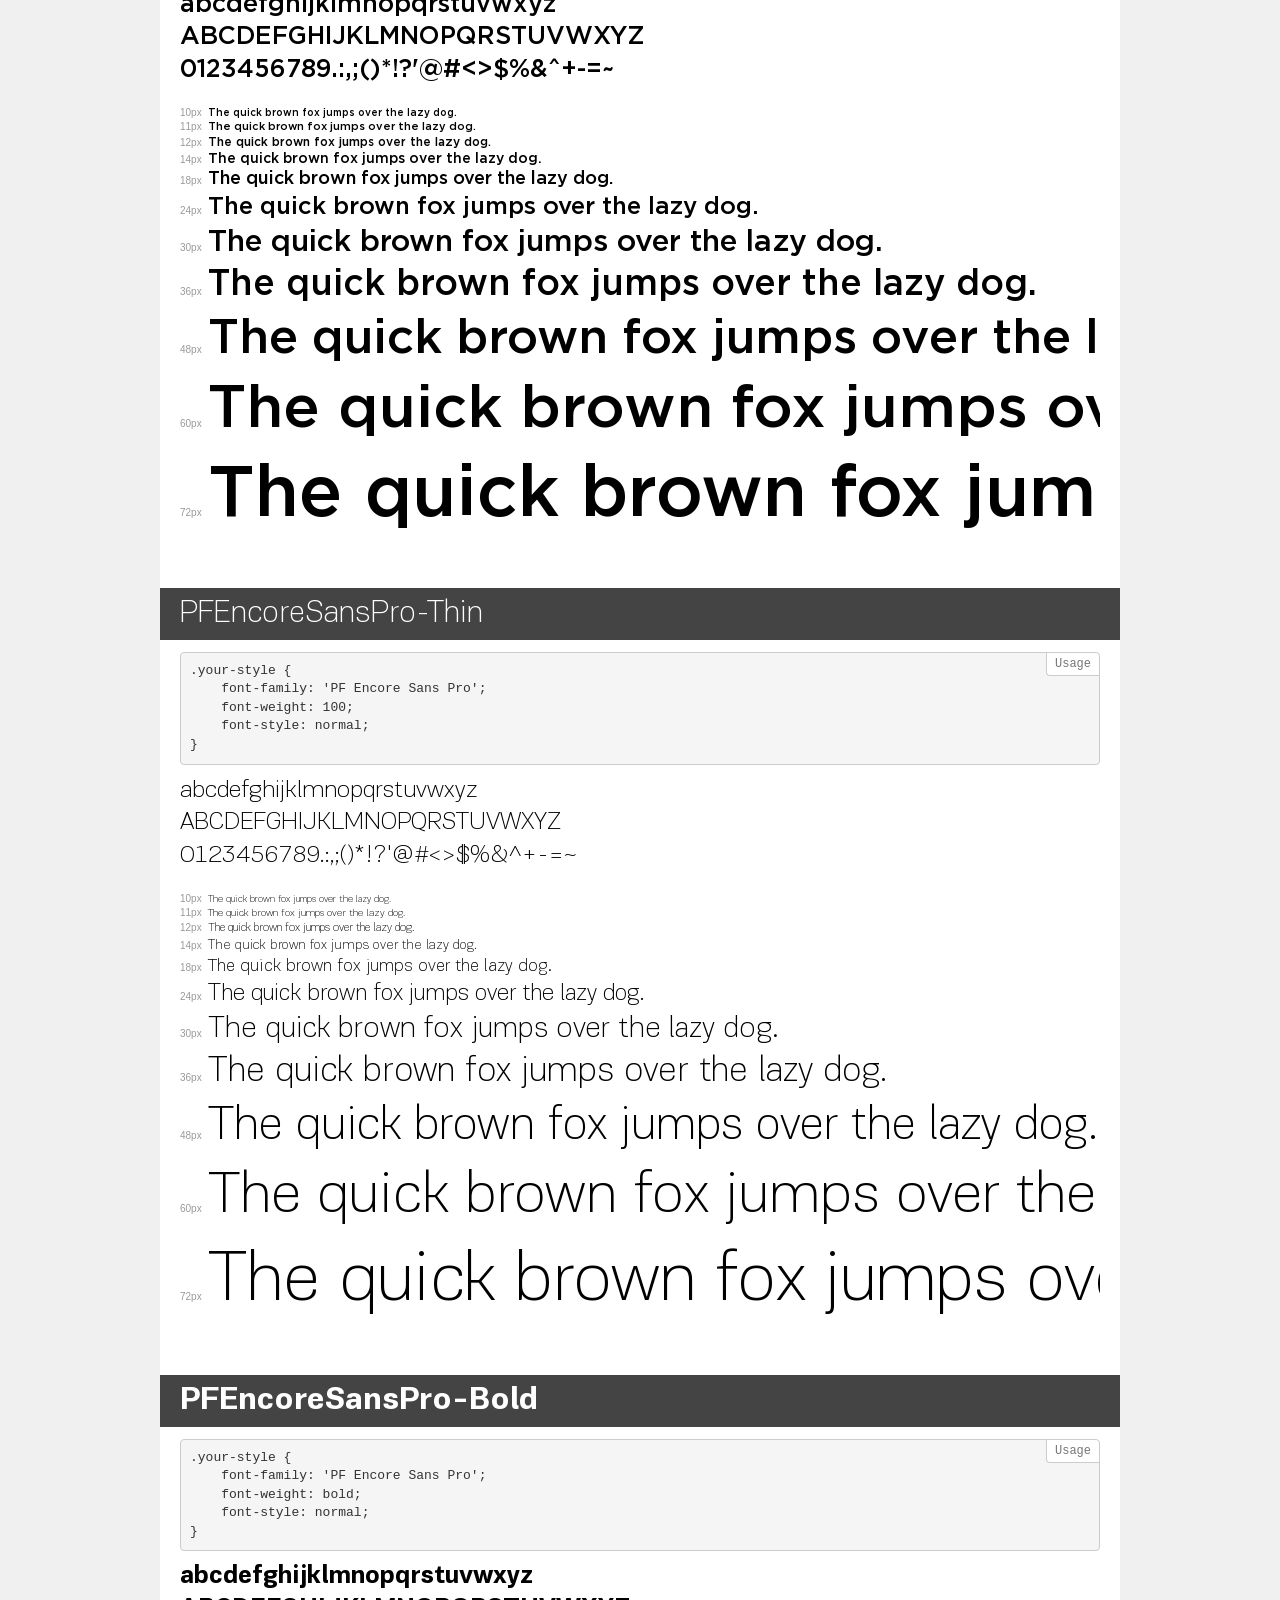
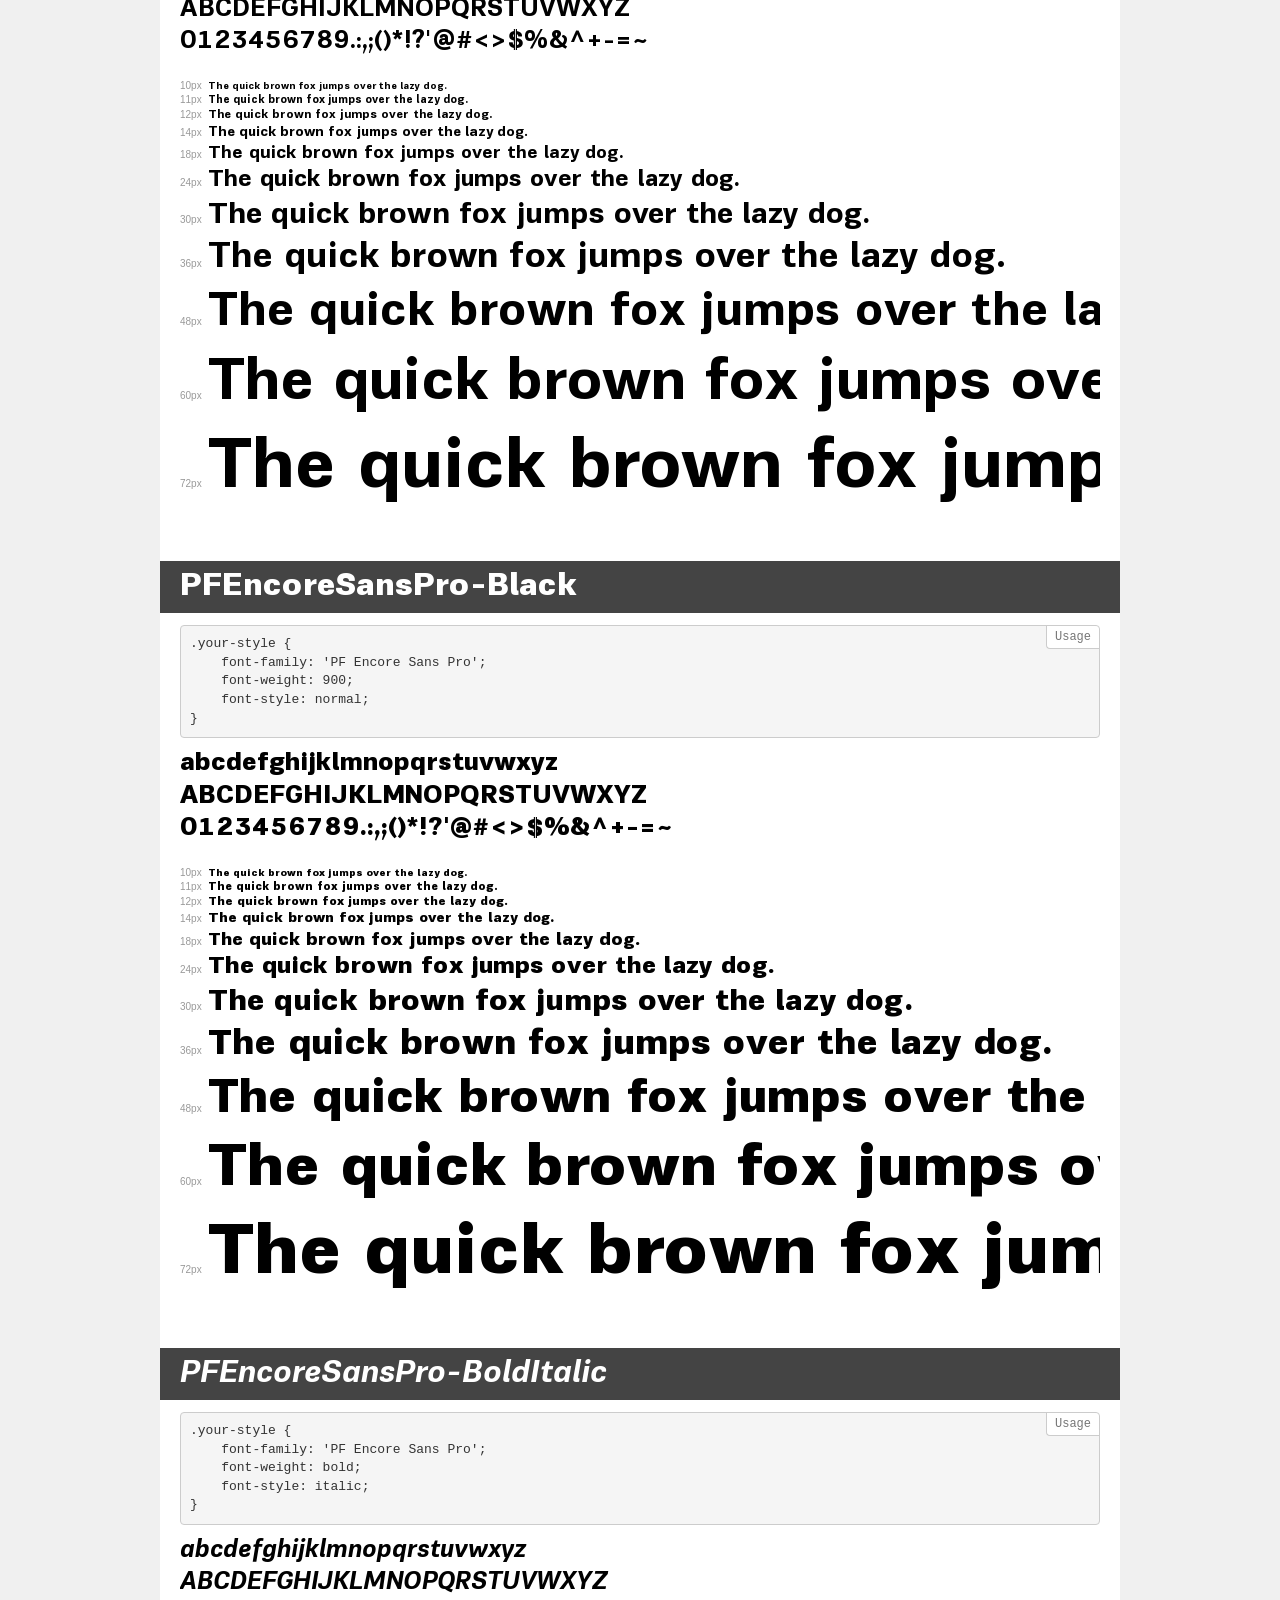
<file: fonts/demo.html>
<!DOCTYPE html>
<html lang="en">
<head>
    <meta charset="utf-8">
    <meta http-equiv="X-UA-Compatible" content="IE=edge">
    <meta name="viewport" content="width=device-width, initial-scale=1">
    <meta name="robots" content="noindex, noarchive">
    <meta name="format-detection" content="telephone=no">
    <title>Transfonter demo</title>
    <link href="stylesheet.css" rel="stylesheet">
    <style>
        /*
        http://meyerweb.com/eric/tools/css/reset/
        v2.0 | 20110126
        License: none (public domain)
        */
        html, body, div, span, applet, object, iframe,
        h1, h2, h3, h4, h5, h6, p, blockquote, pre,
        a, abbr, acronym, address, big, cite, code,
        del, dfn, em, img, ins, kbd, q, s, samp,
        small, strike, strong, sub, sup, tt, var,
        b, u, i, center,
        dl, dt, dd, ol, ul, li,
        fieldset, form, label, legend,
        table, caption, tbody, tfoot, thead, tr, th, td,
        article, aside, canvas, details, embed,
        figure, figcaption, footer, header, hgroup,
        menu, nav, output, ruby, section, summary,
        time, mark, audio, video {
            margin: 0;
            padding: 0;
            border: 0;
            font-size: 100%;
            font: inherit;
            vertical-align: baseline;
        }
        /* HTML5 display-role reset for older browsers */
        article, aside, details, figcaption, figure,
        footer, header, hgroup, menu, nav, section {
            display: block;
        }
        body {
            line-height: 1;
        }
        ol, ul {
            list-style: none;
        }
        blockquote, q {
            quotes: none;
        }
        blockquote:before, blockquote:after,
        q:before, q:after {
            content: '';
            content: none;
        }
        table {
            border-collapse: collapse;
            border-spacing: 0;
        }
        /* demo styles */
        body {
            background: #f0f0f0;
            color: #000;
        }
        .page {
            background: #fff;
            width: 920px;
            margin: 0 auto;
            padding: 20px 20px 0 20px;
            overflow: hidden;
        }
        .font-container {
            overflow-x: auto;
            overflow-y: hidden;
            margin-bottom: 40px;
            line-height: 1.3;
            white-space: nowrap;
            padding-bottom: 5px;
        }
        h1 {
            position: relative;
            background: #444;
            font-size: 32px;
            color: #fff;
            padding: 10px 20px;
            margin: 0 -20px 12px -20px;
        }
        .letters {
            font-size: 25px;
            margin-bottom: 20px;
        }
        .s10:before {
            content: '10px';
        }
        .s11:before {
            content: '11px';
        }
        .s12:before {
            content: '12px';
        }
        .s14:before {
            content: '14px';
        }
        .s18:before {
            content: '18px';
        }
        .s24:before {
            content: '24px';
        }
        .s30:before {
            content: '30px';
        }
        .s36:before {
            content: '36px';
        }
        .s48:before {
            content: '48px';
        }
        .s60:before {
            content: '60px';
        }
        .s72:before {
            content: '72px';
        }
        .s10:before, .s11:before, .s12:before, .s14:before,
        .s18:before, .s24:before, .s30:before, .s36:before,
        .s48:before, .s60:before, .s72:before {
            font-family: Arial, sans-serif;
            font-size: 10px;
            font-weight: normal;
            font-style: normal;
            color: #999;
            padding-right: 6px;
        }
        pre {
            display: block;
            position: relative;
            padding: 9px;
            margin: 0 0 10px;
            font-family: Monaco, Menlo, Consolas, "Courier New", monospace;
            font-size: 13px;
            line-height: 1.428571429;
            color: #333;
            font-weight: normal;
            font-style: normal;
            background-color: #f5f5f5;
            border: 1px solid #ccc;
            overflow-x: auto;
            border-radius: 4px;
        }
        pre:after {
            display: block;
            position: absolute;
            right: 0;
            top: 0;
            content: 'Usage';
            line-height: 1;
            padding: 5px 8px;
            font-size: 12px;
            color: #767676;
            background-color: #fff;
            border: 1px solid #ccc;
            border-right: none;
            border-top: none;
            border-radius: 0 4px 0 4px;
            z-index: 10;
        }
        /* responsive */
        @media (max-width: 959px) {
            .page {
                width: auto;
                margin: 0;
            }
        }
    </style>
</head>
<body>
<div class="page">
    <div class="demo">
        <h1 style="font-family: 'Gotham Pro'; font-weight: 500; font-style: italic;">GothamPro-MediumItalic</h1>
        <pre>.your-style {
    font-family: 'Gotham Pro';
    font-weight: 500;
    font-style: italic;
}</pre>
        <div class="font-container" style="font-family: 'Gotham Pro'; font-weight: 500; font-style: italic;">
            <p class="letters">
                abcdefghijklmnopqrstuvwxyz<br>
ABCDEFGHIJKLMNOPQRSTUVWXYZ<br>
                0123456789.:,;()*!?'@#<>$%&^+-=~
            </p>
            <p class="s10" style="font-size: 10px;">The quick brown fox jumps over the lazy dog.</p>
            <p class="s11" style="font-size: 11px;">The quick brown fox jumps over the lazy dog.</p>
            <p class="s12" style="font-size: 12px;">The quick brown fox jumps over the lazy dog.</p>
            <p class="s14" style="font-size: 14px;">The quick brown fox jumps over the lazy dog.</p>
            <p class="s18" style="font-size: 18px;">The quick brown fox jumps over the lazy dog.</p>
            <p class="s24" style="font-size: 24px;">The quick brown fox jumps over the lazy dog.</p>
            <p class="s30" style="font-size: 30px;">The quick brown fox jumps over the lazy dog.</p>
            <p class="s36" style="font-size: 36px;">The quick brown fox jumps over the lazy dog.</p>
            <p class="s48" style="font-size: 48px;">The quick brown fox jumps over the lazy dog.</p>
            <p class="s60" style="font-size: 60px;">The quick brown fox jumps over the lazy dog.</p>
            <p class="s72" style="font-size: 72px;">The quick brown fox jumps over the lazy dog.</p>
        </div>
    </div>
    <div class="demo">
        <h1 style="font-family: 'PF Encore Sans Pro UltraBlack'; font-weight: 900; font-style: italic;">PFEncoreSansPro-UltraBlackItalic</h1>
        <pre>.your-style {
    font-family: 'PF Encore Sans Pro UltraBlack';
    font-weight: 900;
    font-style: italic;
}</pre>
        <div class="font-container" style="font-family: 'PF Encore Sans Pro UltraBlack'; font-weight: 900; font-style: italic;">
            <p class="letters">
                abcdefghijklmnopqrstuvwxyz<br>
ABCDEFGHIJKLMNOPQRSTUVWXYZ<br>
                0123456789.:,;()*!?'@#<>$%&^+-=~
            </p>
            <p class="s10" style="font-size: 10px;">The quick brown fox jumps over the lazy dog.</p>
            <p class="s11" style="font-size: 11px;">The quick brown fox jumps over the lazy dog.</p>
            <p class="s12" style="font-size: 12px;">The quick brown fox jumps over the lazy dog.</p>
            <p class="s14" style="font-size: 14px;">The quick brown fox jumps over the lazy dog.</p>
            <p class="s18" style="font-size: 18px;">The quick brown fox jumps over the lazy dog.</p>
            <p class="s24" style="font-size: 24px;">The quick brown fox jumps over the lazy dog.</p>
            <p class="s30" style="font-size: 30px;">The quick brown fox jumps over the lazy dog.</p>
            <p class="s36" style="font-size: 36px;">The quick brown fox jumps over the lazy dog.</p>
            <p class="s48" style="font-size: 48px;">The quick brown fox jumps over the lazy dog.</p>
            <p class="s60" style="font-size: 60px;">The quick brown fox jumps over the lazy dog.</p>
            <p class="s72" style="font-size: 72px;">The quick brown fox jumps over the lazy dog.</p>
        </div>
    </div>
    <div class="demo">
        <h1 style="font-family: 'Gotham Pro'; font-weight: 900; font-style: italic;">GothamPro-BlackItalic</h1>
        <pre>.your-style {
    font-family: 'Gotham Pro';
    font-weight: 900;
    font-style: italic;
}</pre>
        <div class="font-container" style="font-family: 'Gotham Pro'; font-weight: 900; font-style: italic;">
            <p class="letters">
                abcdefghijklmnopqrstuvwxyz<br>
ABCDEFGHIJKLMNOPQRSTUVWXYZ<br>
                0123456789.:,;()*!?'@#<>$%&^+-=~
            </p>
            <p class="s10" style="font-size: 10px;">The quick brown fox jumps over the lazy dog.</p>
            <p class="s11" style="font-size: 11px;">The quick brown fox jumps over the lazy dog.</p>
            <p class="s12" style="font-size: 12px;">The quick brown fox jumps over the lazy dog.</p>
            <p class="s14" style="font-size: 14px;">The quick brown fox jumps over the lazy dog.</p>
            <p class="s18" style="font-size: 18px;">The quick brown fox jumps over the lazy dog.</p>
            <p class="s24" style="font-size: 24px;">The quick brown fox jumps over the lazy dog.</p>
            <p class="s30" style="font-size: 30px;">The quick brown fox jumps over the lazy dog.</p>
            <p class="s36" style="font-size: 36px;">The quick brown fox jumps over the lazy dog.</p>
            <p class="s48" style="font-size: 48px;">The quick brown fox jumps over the lazy dog.</p>
            <p class="s60" style="font-size: 60px;">The quick brown fox jumps over the lazy dog.</p>
            <p class="s72" style="font-size: 72px;">The quick brown fox jumps over the lazy dog.</p>
        </div>
    </div>
    <div class="demo">
        <h1 style="font-family: 'PF Encore Sans Pro'; font-weight: 900; font-style: italic;">PFEncoreSansPro-BlackItalic</h1>
        <pre>.your-style {
    font-family: 'PF Encore Sans Pro';
    font-weight: 900;
    font-style: italic;
}</pre>
        <div class="font-container" style="font-family: 'PF Encore Sans Pro'; font-weight: 900; font-style: italic;">
            <p class="letters">
                abcdefghijklmnopqrstuvwxyz<br>
ABCDEFGHIJKLMNOPQRSTUVWXYZ<br>
                0123456789.:,;()*!?'@#<>$%&^+-=~
            </p>
            <p class="s10" style="font-size: 10px;">The quick brown fox jumps over the lazy dog.</p>
            <p class="s11" style="font-size: 11px;">The quick brown fox jumps over the lazy dog.</p>
            <p class="s12" style="font-size: 12px;">The quick brown fox jumps over the lazy dog.</p>
            <p class="s14" style="font-size: 14px;">The quick brown fox jumps over the lazy dog.</p>
            <p class="s18" style="font-size: 18px;">The quick brown fox jumps over the lazy dog.</p>
            <p class="s24" style="font-size: 24px;">The quick brown fox jumps over the lazy dog.</p>
            <p class="s30" style="font-size: 30px;">The quick brown fox jumps over the lazy dog.</p>
            <p class="s36" style="font-size: 36px;">The quick brown fox jumps over the lazy dog.</p>
            <p class="s48" style="font-size: 48px;">The quick brown fox jumps over the lazy dog.</p>
            <p class="s60" style="font-size: 60px;">The quick brown fox jumps over the lazy dog.</p>
            <p class="s72" style="font-size: 72px;">The quick brown fox jumps over the lazy dog.</p>
        </div>
    </div>
    <div class="demo">
        <h1 style="font-family: 'PF Encore Sans Pro'; font-weight: 500; font-style: italic;">PFEncoreSansPro-MediumItalic</h1>
        <pre>.your-style {
    font-family: 'PF Encore Sans Pro';
    font-weight: 500;
    font-style: italic;
}</pre>
        <div class="font-container" style="font-family: 'PF Encore Sans Pro'; font-weight: 500; font-style: italic;">
            <p class="letters">
                abcdefghijklmnopqrstuvwxyz<br>
ABCDEFGHIJKLMNOPQRSTUVWXYZ<br>
                0123456789.:,;()*!?'@#<>$%&^+-=~
            </p>
            <p class="s10" style="font-size: 10px;">The quick brown fox jumps over the lazy dog.</p>
            <p class="s11" style="font-size: 11px;">The quick brown fox jumps over the lazy dog.</p>
            <p class="s12" style="font-size: 12px;">The quick brown fox jumps over the lazy dog.</p>
            <p class="s14" style="font-size: 14px;">The quick brown fox jumps over the lazy dog.</p>
            <p class="s18" style="font-size: 18px;">The quick brown fox jumps over the lazy dog.</p>
            <p class="s24" style="font-size: 24px;">The quick brown fox jumps over the lazy dog.</p>
            <p class="s30" style="font-size: 30px;">The quick brown fox jumps over the lazy dog.</p>
            <p class="s36" style="font-size: 36px;">The quick brown fox jumps over the lazy dog.</p>
            <p class="s48" style="font-size: 48px;">The quick brown fox jumps over the lazy dog.</p>
            <p class="s60" style="font-size: 60px;">The quick brown fox jumps over the lazy dog.</p>
            <p class="s72" style="font-size: 72px;">The quick brown fox jumps over the lazy dog.</p>
        </div>
    </div>
    <div class="demo">
        <h1 style="font-family: 'PF Encore Sans Pro'; font-weight: 500; font-style: normal;">PFEncoreSansPro-Medium</h1>
        <pre>.your-style {
    font-family: 'PF Encore Sans Pro';
    font-weight: 500;
    font-style: normal;
}</pre>
        <div class="font-container" style="font-family: 'PF Encore Sans Pro'; font-weight: 500; font-style: normal;">
            <p class="letters">
                abcdefghijklmnopqrstuvwxyz<br>
ABCDEFGHIJKLMNOPQRSTUVWXYZ<br>
                0123456789.:,;()*!?'@#<>$%&^+-=~
            </p>
            <p class="s10" style="font-size: 10px;">The quick brown fox jumps over the lazy dog.</p>
            <p class="s11" style="font-size: 11px;">The quick brown fox jumps over the lazy dog.</p>
            <p class="s12" style="font-size: 12px;">The quick brown fox jumps over the lazy dog.</p>
            <p class="s14" style="font-size: 14px;">The quick brown fox jumps over the lazy dog.</p>
            <p class="s18" style="font-size: 18px;">The quick brown fox jumps over the lazy dog.</p>
            <p class="s24" style="font-size: 24px;">The quick brown fox jumps over the lazy dog.</p>
            <p class="s30" style="font-size: 30px;">The quick brown fox jumps over the lazy dog.</p>
            <p class="s36" style="font-size: 36px;">The quick brown fox jumps over the lazy dog.</p>
            <p class="s48" style="font-size: 48px;">The quick brown fox jumps over the lazy dog.</p>
            <p class="s60" style="font-size: 60px;">The quick brown fox jumps over the lazy dog.</p>
            <p class="s72" style="font-size: 72px;">The quick brown fox jumps over the lazy dog.</p>
        </div>
    </div>
    <div class="demo">
        <h1 style="font-family: 'PF Encore Sans Pro Book'; font-weight: 500; font-style: normal;">PFEncoreSansPro-Book</h1>
        <pre>.your-style {
    font-family: 'PF Encore Sans Pro Book';
    font-weight: 500;
    font-style: normal;
}</pre>
        <div class="font-container" style="font-family: 'PF Encore Sans Pro Book'; font-weight: 500; font-style: normal;">
            <p class="letters">
                abcdefghijklmnopqrstuvwxyz<br>
ABCDEFGHIJKLMNOPQRSTUVWXYZ<br>
                0123456789.:,;()*!?'@#<>$%&^+-=~
            </p>
            <p class="s10" style="font-size: 10px;">The quick brown fox jumps over the lazy dog.</p>
            <p class="s11" style="font-size: 11px;">The quick brown fox jumps over the lazy dog.</p>
            <p class="s12" style="font-size: 12px;">The quick brown fox jumps over the lazy dog.</p>
            <p class="s14" style="font-size: 14px;">The quick brown fox jumps over the lazy dog.</p>
            <p class="s18" style="font-size: 18px;">The quick brown fox jumps over the lazy dog.</p>
            <p class="s24" style="font-size: 24px;">The quick brown fox jumps over the lazy dog.</p>
            <p class="s30" style="font-size: 30px;">The quick brown fox jumps over the lazy dog.</p>
            <p class="s36" style="font-size: 36px;">The quick brown fox jumps over the lazy dog.</p>
            <p class="s48" style="font-size: 48px;">The quick brown fox jumps over the lazy dog.</p>
            <p class="s60" style="font-size: 60px;">The quick brown fox jumps over the lazy dog.</p>
            <p class="s72" style="font-size: 72px;">The quick brown fox jumps over the lazy dog.</p>
        </div>
    </div>
    <div class="demo">
        <h1 style="font-family: 'Gotham Pro Narrow'; font-weight: bold; font-style: normal;">GothamProNarrow-Bold</h1>
        <pre>.your-style {
    font-family: 'Gotham Pro Narrow';
    font-weight: bold;
    font-style: normal;
}</pre>
        <div class="font-container" style="font-family: 'Gotham Pro Narrow'; font-weight: bold; font-style: normal;">
            <p class="letters">
                abcdefghijklmnopqrstuvwxyz<br>
ABCDEFGHIJKLMNOPQRSTUVWXYZ<br>
                0123456789.:,;()*!?'@#<>$%&^+-=~
            </p>
            <p class="s10" style="font-size: 10px;">The quick brown fox jumps over the lazy dog.</p>
            <p class="s11" style="font-size: 11px;">The quick brown fox jumps over the lazy dog.</p>
            <p class="s12" style="font-size: 12px;">The quick brown fox jumps over the lazy dog.</p>
            <p class="s14" style="font-size: 14px;">The quick brown fox jumps over the lazy dog.</p>
            <p class="s18" style="font-size: 18px;">The quick brown fox jumps over the lazy dog.</p>
            <p class="s24" style="font-size: 24px;">The quick brown fox jumps over the lazy dog.</p>
            <p class="s30" style="font-size: 30px;">The quick brown fox jumps over the lazy dog.</p>
            <p class="s36" style="font-size: 36px;">The quick brown fox jumps over the lazy dog.</p>
            <p class="s48" style="font-size: 48px;">The quick brown fox jumps over the lazy dog.</p>
            <p class="s60" style="font-size: 60px;">The quick brown fox jumps over the lazy dog.</p>
            <p class="s72" style="font-size: 72px;">The quick brown fox jumps over the lazy dog.</p>
        </div>
    </div>
    <div class="demo">
        <h1 style="font-family: 'PF Encore Sans Pro UltraThin'; font-weight: 100; font-style: normal;">PFEncoreSansPro-UltraThin</h1>
        <pre>.your-style {
    font-family: 'PF Encore Sans Pro UltraThin';
    font-weight: 100;
    font-style: normal;
}</pre>
        <div class="font-container" style="font-family: 'PF Encore Sans Pro UltraThin'; font-weight: 100; font-style: normal;">
            <p class="letters">
                abcdefghijklmnopqrstuvwxyz<br>
ABCDEFGHIJKLMNOPQRSTUVWXYZ<br>
                0123456789.:,;()*!?'@#<>$%&^+-=~
            </p>
            <p class="s10" style="font-size: 10px;">The quick brown fox jumps over the lazy dog.</p>
            <p class="s11" style="font-size: 11px;">The quick brown fox jumps over the lazy dog.</p>
            <p class="s12" style="font-size: 12px;">The quick brown fox jumps over the lazy dog.</p>
            <p class="s14" style="font-size: 14px;">The quick brown fox jumps over the lazy dog.</p>
            <p class="s18" style="font-size: 18px;">The quick brown fox jumps over the lazy dog.</p>
            <p class="s24" style="font-size: 24px;">The quick brown fox jumps over the lazy dog.</p>
            <p class="s30" style="font-size: 30px;">The quick brown fox jumps over the lazy dog.</p>
            <p class="s36" style="font-size: 36px;">The quick brown fox jumps over the lazy dog.</p>
            <p class="s48" style="font-size: 48px;">The quick brown fox jumps over the lazy dog.</p>
            <p class="s60" style="font-size: 60px;">The quick brown fox jumps over the lazy dog.</p>
            <p class="s72" style="font-size: 72px;">The quick brown fox jumps over the lazy dog.</p>
        </div>
    </div>
    <div class="demo">
        <h1 style="font-family: 'Gotham Pro'; font-weight: normal; font-style: normal;">GothamPro</h1>
        <pre>.your-style {
    font-family: 'Gotham Pro';
    font-weight: normal;
    font-style: normal;
}</pre>
        <div class="font-container" style="font-family: 'Gotham Pro'; font-weight: normal; font-style: normal;">
            <p class="letters">
                abcdefghijklmnopqrstuvwxyz<br>
ABCDEFGHIJKLMNOPQRSTUVWXYZ<br>
                0123456789.:,;()*!?'@#<>$%&^+-=~
            </p>
            <p class="s10" style="font-size: 10px;">The quick brown fox jumps over the lazy dog.</p>
            <p class="s11" style="font-size: 11px;">The quick brown fox jumps over the lazy dog.</p>
            <p class="s12" style="font-size: 12px;">The quick brown fox jumps over the lazy dog.</p>
            <p class="s14" style="font-size: 14px;">The quick brown fox jumps over the lazy dog.</p>
            <p class="s18" style="font-size: 18px;">The quick brown fox jumps over the lazy dog.</p>
            <p class="s24" style="font-size: 24px;">The quick brown fox jumps over the lazy dog.</p>
            <p class="s30" style="font-size: 30px;">The quick brown fox jumps over the lazy dog.</p>
            <p class="s36" style="font-size: 36px;">The quick brown fox jumps over the lazy dog.</p>
            <p class="s48" style="font-size: 48px;">The quick brown fox jumps over the lazy dog.</p>
            <p class="s60" style="font-size: 60px;">The quick brown fox jumps over the lazy dog.</p>
            <p class="s72" style="font-size: 72px;">The quick brown fox jumps over the lazy dog.</p>
        </div>
    </div>
    <div class="demo">
        <h1 style="font-family: 'PF Encore Sans Pro'; font-weight: 300; font-style: normal;">PFEncoreSansPro-Light</h1>
        <pre>.your-style {
    font-family: 'PF Encore Sans Pro';
    font-weight: 300;
    font-style: normal;
}</pre>
        <div class="font-container" style="font-family: 'PF Encore Sans Pro'; font-weight: 300; font-style: normal;">
            <p class="letters">
                abcdefghijklmnopqrstuvwxyz<br>
ABCDEFGHIJKLMNOPQRSTUVWXYZ<br>
                0123456789.:,;()*!?'@#<>$%&^+-=~
            </p>
            <p class="s10" style="font-size: 10px;">The quick brown fox jumps over the lazy dog.</p>
            <p class="s11" style="font-size: 11px;">The quick brown fox jumps over the lazy dog.</p>
            <p class="s12" style="font-size: 12px;">The quick brown fox jumps over the lazy dog.</p>
            <p class="s14" style="font-size: 14px;">The quick brown fox jumps over the lazy dog.</p>
            <p class="s18" style="font-size: 18px;">The quick brown fox jumps over the lazy dog.</p>
            <p class="s24" style="font-size: 24px;">The quick brown fox jumps over the lazy dog.</p>
            <p class="s30" style="font-size: 30px;">The quick brown fox jumps over the lazy dog.</p>
            <p class="s36" style="font-size: 36px;">The quick brown fox jumps over the lazy dog.</p>
            <p class="s48" style="font-size: 48px;">The quick brown fox jumps over the lazy dog.</p>
            <p class="s60" style="font-size: 60px;">The quick brown fox jumps over the lazy dog.</p>
            <p class="s72" style="font-size: 72px;">The quick brown fox jumps over the lazy dog.</p>
        </div>
    </div>
    <div class="demo">
        <h1 style="font-family: 'PF Encore Sans Pro UltraBlack'; font-weight: 900; font-style: normal;">PFEncoreSansPro-UltraBlack</h1>
        <pre>.your-style {
    font-family: 'PF Encore Sans Pro UltraBlack';
    font-weight: 900;
    font-style: normal;
}</pre>
        <div class="font-container" style="font-family: 'PF Encore Sans Pro UltraBlack'; font-weight: 900; font-style: normal;">
            <p class="letters">
                abcdefghijklmnopqrstuvwxyz<br>
ABCDEFGHIJKLMNOPQRSTUVWXYZ<br>
                0123456789.:,;()*!?'@#<>$%&^+-=~
            </p>
            <p class="s10" style="font-size: 10px;">The quick brown fox jumps over the lazy dog.</p>
            <p class="s11" style="font-size: 11px;">The quick brown fox jumps over the lazy dog.</p>
            <p class="s12" style="font-size: 12px;">The quick brown fox jumps over the lazy dog.</p>
            <p class="s14" style="font-size: 14px;">The quick brown fox jumps over the lazy dog.</p>
            <p class="s18" style="font-size: 18px;">The quick brown fox jumps over the lazy dog.</p>
            <p class="s24" style="font-size: 24px;">The quick brown fox jumps over the lazy dog.</p>
            <p class="s30" style="font-size: 30px;">The quick brown fox jumps over the lazy dog.</p>
            <p class="s36" style="font-size: 36px;">The quick brown fox jumps over the lazy dog.</p>
            <p class="s48" style="font-size: 48px;">The quick brown fox jumps over the lazy dog.</p>
            <p class="s60" style="font-size: 60px;">The quick brown fox jumps over the lazy dog.</p>
            <p class="s72" style="font-size: 72px;">The quick brown fox jumps over the lazy dog.</p>
        </div>
    </div>
    <div class="demo">
        <h1 style="font-family: 'Gotham Pro'; font-weight: 300; font-style: italic;">GothamPro-LightItalic</h1>
        <pre>.your-style {
    font-family: 'Gotham Pro';
    font-weight: 300;
    font-style: italic;
}</pre>
        <div class="font-container" style="font-family: 'Gotham Pro'; font-weight: 300; font-style: italic;">
            <p class="letters">
                abcdefghijklmnopqrstuvwxyz<br>
ABCDEFGHIJKLMNOPQRSTUVWXYZ<br>
                0123456789.:,;()*!?'@#<>$%&^+-=~
            </p>
            <p class="s10" style="font-size: 10px;">The quick brown fox jumps over the lazy dog.</p>
            <p class="s11" style="font-size: 11px;">The quick brown fox jumps over the lazy dog.</p>
            <p class="s12" style="font-size: 12px;">The quick brown fox jumps over the lazy dog.</p>
            <p class="s14" style="font-size: 14px;">The quick brown fox jumps over the lazy dog.</p>
            <p class="s18" style="font-size: 18px;">The quick brown fox jumps over the lazy dog.</p>
            <p class="s24" style="font-size: 24px;">The quick brown fox jumps over the lazy dog.</p>
            <p class="s30" style="font-size: 30px;">The quick brown fox jumps over the lazy dog.</p>
            <p class="s36" style="font-size: 36px;">The quick brown fox jumps over the lazy dog.</p>
            <p class="s48" style="font-size: 48px;">The quick brown fox jumps over the lazy dog.</p>
            <p class="s60" style="font-size: 60px;">The quick brown fox jumps over the lazy dog.</p>
            <p class="s72" style="font-size: 72px;">The quick brown fox jumps over the lazy dog.</p>
        </div>
    </div>
    <div class="demo">
        <h1 style="font-family: 'PF Encore Sans Pro'; font-weight: 100; font-style: italic;">PFEncoreSansPro-ThinItalic</h1>
        <pre>.your-style {
    font-family: 'PF Encore Sans Pro';
    font-weight: 100;
    font-style: italic;
}</pre>
        <div class="font-container" style="font-family: 'PF Encore Sans Pro'; font-weight: 100; font-style: italic;">
            <p class="letters">
                abcdefghijklmnopqrstuvwxyz<br>
ABCDEFGHIJKLMNOPQRSTUVWXYZ<br>
                0123456789.:,;()*!?'@#<>$%&^+-=~
            </p>
            <p class="s10" style="font-size: 10px;">The quick brown fox jumps over the lazy dog.</p>
            <p class="s11" style="font-size: 11px;">The quick brown fox jumps over the lazy dog.</p>
            <p class="s12" style="font-size: 12px;">The quick brown fox jumps over the lazy dog.</p>
            <p class="s14" style="font-size: 14px;">The quick brown fox jumps over the lazy dog.</p>
            <p class="s18" style="font-size: 18px;">The quick brown fox jumps over the lazy dog.</p>
            <p class="s24" style="font-size: 24px;">The quick brown fox jumps over the lazy dog.</p>
            <p class="s30" style="font-size: 30px;">The quick brown fox jumps over the lazy dog.</p>
            <p class="s36" style="font-size: 36px;">The quick brown fox jumps over the lazy dog.</p>
            <p class="s48" style="font-size: 48px;">The quick brown fox jumps over the lazy dog.</p>
            <p class="s60" style="font-size: 60px;">The quick brown fox jumps over the lazy dog.</p>
            <p class="s72" style="font-size: 72px;">The quick brown fox jumps over the lazy dog.</p>
        </div>
    </div>
    <div class="demo">
        <h1 style="font-family: 'PF Encore Sans Pro ExtraThin'; font-weight: 100; font-style: normal;">PFEncoreSansPro-ExtraThin</h1>
        <pre>.your-style {
    font-family: 'PF Encore Sans Pro ExtraThin';
    font-weight: 100;
    font-style: normal;
}</pre>
        <div class="font-container" style="font-family: 'PF Encore Sans Pro ExtraThin'; font-weight: 100; font-style: normal;">
            <p class="letters">
                abcdefghijklmnopqrstuvwxyz<br>
ABCDEFGHIJKLMNOPQRSTUVWXYZ<br>
                0123456789.:,;()*!?'@#<>$%&^+-=~
            </p>
            <p class="s10" style="font-size: 10px;">The quick brown fox jumps over the lazy dog.</p>
            <p class="s11" style="font-size: 11px;">The quick brown fox jumps over the lazy dog.</p>
            <p class="s12" style="font-size: 12px;">The quick brown fox jumps over the lazy dog.</p>
            <p class="s14" style="font-size: 14px;">The quick brown fox jumps over the lazy dog.</p>
            <p class="s18" style="font-size: 18px;">The quick brown fox jumps over the lazy dog.</p>
            <p class="s24" style="font-size: 24px;">The quick brown fox jumps over the lazy dog.</p>
            <p class="s30" style="font-size: 30px;">The quick brown fox jumps over the lazy dog.</p>
            <p class="s36" style="font-size: 36px;">The quick brown fox jumps over the lazy dog.</p>
            <p class="s48" style="font-size: 48px;">The quick brown fox jumps over the lazy dog.</p>
            <p class="s60" style="font-size: 60px;">The quick brown fox jumps over the lazy dog.</p>
            <p class="s72" style="font-size: 72px;">The quick brown fox jumps over the lazy dog.</p>
        </div>
    </div>
    <div class="demo">
        <h1 style="font-family: 'Gotham Pro'; font-weight: bold; font-style: italic;">GothamPro-BoldItalic</h1>
        <pre>.your-style {
    font-family: 'Gotham Pro';
    font-weight: bold;
    font-style: italic;
}</pre>
        <div class="font-container" style="font-family: 'Gotham Pro'; font-weight: bold; font-style: italic;">
            <p class="letters">
                abcdefghijklmnopqrstuvwxyz<br>
ABCDEFGHIJKLMNOPQRSTUVWXYZ<br>
                0123456789.:,;()*!?'@#<>$%&^+-=~
            </p>
            <p class="s10" style="font-size: 10px;">The quick brown fox jumps over the lazy dog.</p>
            <p class="s11" style="font-size: 11px;">The quick brown fox jumps over the lazy dog.</p>
            <p class="s12" style="font-size: 12px;">The quick brown fox jumps over the lazy dog.</p>
            <p class="s14" style="font-size: 14px;">The quick brown fox jumps over the lazy dog.</p>
            <p class="s18" style="font-size: 18px;">The quick brown fox jumps over the lazy dog.</p>
            <p class="s24" style="font-size: 24px;">The quick brown fox jumps over the lazy dog.</p>
            <p class="s30" style="font-size: 30px;">The quick brown fox jumps over the lazy dog.</p>
            <p class="s36" style="font-size: 36px;">The quick brown fox jumps over the lazy dog.</p>
            <p class="s48" style="font-size: 48px;">The quick brown fox jumps over the lazy dog.</p>
            <p class="s60" style="font-size: 60px;">The quick brown fox jumps over the lazy dog.</p>
            <p class="s72" style="font-size: 72px;">The quick brown fox jumps over the lazy dog.</p>
        </div>
    </div>
    <div class="demo">
        <h1 style="font-family: 'Gotham Pro'; font-weight: 500; font-style: normal;">GothamPro-Medium</h1>
        <pre>.your-style {
    font-family: 'Gotham Pro';
    font-weight: 500;
    font-style: normal;
}</pre>
        <div class="font-container" style="font-family: 'Gotham Pro'; font-weight: 500; font-style: normal;">
            <p class="letters">
                abcdefghijklmnopqrstuvwxyz<br>
ABCDEFGHIJKLMNOPQRSTUVWXYZ<br>
                0123456789.:,;()*!?'@#<>$%&^+-=~
            </p>
            <p class="s10" style="font-size: 10px;">The quick brown fox jumps over the lazy dog.</p>
            <p class="s11" style="font-size: 11px;">The quick brown fox jumps over the lazy dog.</p>
            <p class="s12" style="font-size: 12px;">The quick brown fox jumps over the lazy dog.</p>
            <p class="s14" style="font-size: 14px;">The quick brown fox jumps over the lazy dog.</p>
            <p class="s18" style="font-size: 18px;">The quick brown fox jumps over the lazy dog.</p>
            <p class="s24" style="font-size: 24px;">The quick brown fox jumps over the lazy dog.</p>
            <p class="s30" style="font-size: 30px;">The quick brown fox jumps over the lazy dog.</p>
            <p class="s36" style="font-size: 36px;">The quick brown fox jumps over the lazy dog.</p>
            <p class="s48" style="font-size: 48px;">The quick brown fox jumps over the lazy dog.</p>
            <p class="s60" style="font-size: 60px;">The quick brown fox jumps over the lazy dog.</p>
            <p class="s72" style="font-size: 72px;">The quick brown fox jumps over the lazy dog.</p>
        </div>
    </div>
    <div class="demo">
        <h1 style="font-family: 'PF Encore Sans Pro'; font-weight: 100; font-style: normal;">PFEncoreSansPro-Thin</h1>
        <pre>.your-style {
    font-family: 'PF Encore Sans Pro';
    font-weight: 100;
    font-style: normal;
}</pre>
        <div class="font-container" style="font-family: 'PF Encore Sans Pro'; font-weight: 100; font-style: normal;">
            <p class="letters">
                abcdefghijklmnopqrstuvwxyz<br>
ABCDEFGHIJKLMNOPQRSTUVWXYZ<br>
                0123456789.:,;()*!?'@#<>$%&^+-=~
            </p>
            <p class="s10" style="font-size: 10px;">The quick brown fox jumps over the lazy dog.</p>
            <p class="s11" style="font-size: 11px;">The quick brown fox jumps over the lazy dog.</p>
            <p class="s12" style="font-size: 12px;">The quick brown fox jumps over the lazy dog.</p>
            <p class="s14" style="font-size: 14px;">The quick brown fox jumps over the lazy dog.</p>
            <p class="s18" style="font-size: 18px;">The quick brown fox jumps over the lazy dog.</p>
            <p class="s24" style="font-size: 24px;">The quick brown fox jumps over the lazy dog.</p>
            <p class="s30" style="font-size: 30px;">The quick brown fox jumps over the lazy dog.</p>
            <p class="s36" style="font-size: 36px;">The quick brown fox jumps over the lazy dog.</p>
            <p class="s48" style="font-size: 48px;">The quick brown fox jumps over the lazy dog.</p>
            <p class="s60" style="font-size: 60px;">The quick brown fox jumps over the lazy dog.</p>
            <p class="s72" style="font-size: 72px;">The quick brown fox jumps over the lazy dog.</p>
        </div>
    </div>
    <div class="demo">
        <h1 style="font-family: 'PF Encore Sans Pro'; font-weight: bold; font-style: normal;">PFEncoreSansPro-Bold</h1>
        <pre>.your-style {
    font-family: 'PF Encore Sans Pro';
    font-weight: bold;
    font-style: normal;
}</pre>
        <div class="font-container" style="font-family: 'PF Encore Sans Pro'; font-weight: bold; font-style: normal;">
            <p class="letters">
                abcdefghijklmnopqrstuvwxyz<br>
ABCDEFGHIJKLMNOPQRSTUVWXYZ<br>
                0123456789.:,;()*!?'@#<>$%&^+-=~
            </p>
            <p class="s10" style="font-size: 10px;">The quick brown fox jumps over the lazy dog.</p>
            <p class="s11" style="font-size: 11px;">The quick brown fox jumps over the lazy dog.</p>
            <p class="s12" style="font-size: 12px;">The quick brown fox jumps over the lazy dog.</p>
            <p class="s14" style="font-size: 14px;">The quick brown fox jumps over the lazy dog.</p>
            <p class="s18" style="font-size: 18px;">The quick brown fox jumps over the lazy dog.</p>
            <p class="s24" style="font-size: 24px;">The quick brown fox jumps over the lazy dog.</p>
            <p class="s30" style="font-size: 30px;">The quick brown fox jumps over the lazy dog.</p>
            <p class="s36" style="font-size: 36px;">The quick brown fox jumps over the lazy dog.</p>
            <p class="s48" style="font-size: 48px;">The quick brown fox jumps over the lazy dog.</p>
            <p class="s60" style="font-size: 60px;">The quick brown fox jumps over the lazy dog.</p>
            <p class="s72" style="font-size: 72px;">The quick brown fox jumps over the lazy dog.</p>
        </div>
    </div>
    <div class="demo">
        <h1 style="font-family: 'PF Encore Sans Pro'; font-weight: 900; font-style: normal;">PFEncoreSansPro-Black</h1>
        <pre>.your-style {
    font-family: 'PF Encore Sans Pro';
    font-weight: 900;
    font-style: normal;
}</pre>
        <div class="font-container" style="font-family: 'PF Encore Sans Pro'; font-weight: 900; font-style: normal;">
            <p class="letters">
                abcdefghijklmnopqrstuvwxyz<br>
ABCDEFGHIJKLMNOPQRSTUVWXYZ<br>
                0123456789.:,;()*!?'@#<>$%&^+-=~
            </p>
            <p class="s10" style="font-size: 10px;">The quick brown fox jumps over the lazy dog.</p>
            <p class="s11" style="font-size: 11px;">The quick brown fox jumps over the lazy dog.</p>
            <p class="s12" style="font-size: 12px;">The quick brown fox jumps over the lazy dog.</p>
            <p class="s14" style="font-size: 14px;">The quick brown fox jumps over the lazy dog.</p>
            <p class="s18" style="font-size: 18px;">The quick brown fox jumps over the lazy dog.</p>
            <p class="s24" style="font-size: 24px;">The quick brown fox jumps over the lazy dog.</p>
            <p class="s30" style="font-size: 30px;">The quick brown fox jumps over the lazy dog.</p>
            <p class="s36" style="font-size: 36px;">The quick brown fox jumps over the lazy dog.</p>
            <p class="s48" style="font-size: 48px;">The quick brown fox jumps over the lazy dog.</p>
            <p class="s60" style="font-size: 60px;">The quick brown fox jumps over the lazy dog.</p>
            <p class="s72" style="font-size: 72px;">The quick brown fox jumps over the lazy dog.</p>
        </div>
    </div>
    <div class="demo">
        <h1 style="font-family: 'PF Encore Sans Pro'; font-weight: bold; font-style: italic;">PFEncoreSansPro-BoldItalic</h1>
        <pre>.your-style {
    font-family: 'PF Encore Sans Pro';
    font-weight: bold;
    font-style: italic;
}</pre>
        <div class="font-container" style="font-family: 'PF Encore Sans Pro'; font-weight: bold; font-style: italic;">
            <p class="letters">
                abcdefghijklmnopqrstuvwxyz<br>
ABCDEFGHIJKLMNOPQRSTUVWXYZ<br>
                0123456789.:,;()*!?'@#<>$%&^+-=~
            </p>
            <p class="s10" style="font-size: 10px;">The quick brown fox jumps over the lazy dog.</p>
            <p class="s11" style="font-size: 11px;">The quick brown fox jumps over the lazy dog.</p>
            <p class="s12" style="font-size: 12px;">The quick brown fox jumps over the lazy dog.</p>
            <p class="s14" style="font-size: 14px;">The quick brown fox jumps over the lazy dog.</p>
            <p class="s18" style="font-size: 18px;">The quick brown fox jumps over the lazy dog.</p>
            <p class="s24" style="font-size: 24px;">The quick brown fox jumps over the lazy dog.</p>
            <p class="s30" style="font-size: 30px;">The quick brown fox jumps over the lazy dog.</p>
            <p class="s36" style="font-size: 36px;">The quick brown fox jumps over the lazy dog.</p>
            <p class="s48" style="font-size: 48px;">The quick brown fox jumps over the lazy dog.</p>
            <p class="s60" style="font-size: 60px;">The quick brown fox jumps over the lazy dog.</p>
            <p class="s72" style="font-size: 72px;">The quick brown fox jumps over the lazy dog.</p>
        </div>
    </div>
    <div class="demo">
        <h1 style="font-family: 'PF Encore Sans Pro Book'; font-weight: 500; font-style: italic;">PFEncoreSansPro-BookItalic</h1>
        <pre>.your-style {
    font-family: 'PF Encore Sans Pro Book';
    font-weight: 500;
    font-style: italic;
}</pre>
        <div class="font-container" style="font-family: 'PF Encore Sans Pro Book'; font-weight: 500; font-style: italic;">
            <p class="letters">
                abcdefghijklmnopqrstuvwxyz<br>
ABCDEFGHIJKLMNOPQRSTUVWXYZ<br>
                0123456789.:,;()*!?'@#<>$%&^+-=~
            </p>
            <p class="s10" style="font-size: 10px;">The quick brown fox jumps over the lazy dog.</p>
            <p class="s11" style="font-size: 11px;">The quick brown fox jumps over the lazy dog.</p>
            <p class="s12" style="font-size: 12px;">The quick brown fox jumps over the lazy dog.</p>
            <p class="s14" style="font-size: 14px;">The quick brown fox jumps over the lazy dog.</p>
            <p class="s18" style="font-size: 18px;">The quick brown fox jumps over the lazy dog.</p>
            <p class="s24" style="font-size: 24px;">The quick brown fox jumps over the lazy dog.</p>
            <p class="s30" style="font-size: 30px;">The quick brown fox jumps over the lazy dog.</p>
            <p class="s36" style="font-size: 36px;">The quick brown fox jumps over the lazy dog.</p>
            <p class="s48" style="font-size: 48px;">The quick brown fox jumps over the lazy dog.</p>
            <p class="s60" style="font-size: 60px;">The quick brown fox jumps over the lazy dog.</p>
            <p class="s72" style="font-size: 72px;">The quick brown fox jumps over the lazy dog.</p>
        </div>
    </div>
    <div class="demo">
        <h1 style="font-family: 'Gotham Pro Narrow'; font-weight: 500; font-style: normal;">GothamProNarrow-Medium</h1>
        <pre>.your-style {
    font-family: 'Gotham Pro Narrow';
    font-weight: 500;
    font-style: normal;
}</pre>
        <div class="font-container" style="font-family: 'Gotham Pro Narrow'; font-weight: 500; font-style: normal;">
            <p class="letters">
                abcdefghijklmnopqrstuvwxyz<br>
ABCDEFGHIJKLMNOPQRSTUVWXYZ<br>
                0123456789.:,;()*!?'@#<>$%&^+-=~
            </p>
            <p class="s10" style="font-size: 10px;">The quick brown fox jumps over the lazy dog.</p>
            <p class="s11" style="font-size: 11px;">The quick brown fox jumps over the lazy dog.</p>
            <p class="s12" style="font-size: 12px;">The quick brown fox jumps over the lazy dog.</p>
            <p class="s14" style="font-size: 14px;">The quick brown fox jumps over the lazy dog.</p>
            <p class="s18" style="font-size: 18px;">The quick brown fox jumps over the lazy dog.</p>
            <p class="s24" style="font-size: 24px;">The quick brown fox jumps over the lazy dog.</p>
            <p class="s30" style="font-size: 30px;">The quick brown fox jumps over the lazy dog.</p>
            <p class="s36" style="font-size: 36px;">The quick brown fox jumps over the lazy dog.</p>
            <p class="s48" style="font-size: 48px;">The quick brown fox jumps over the lazy dog.</p>
            <p class="s60" style="font-size: 60px;">The quick brown fox jumps over the lazy dog.</p>
            <p class="s72" style="font-size: 72px;">The quick brown fox jumps over the lazy dog.</p>
        </div>
    </div>
    <div class="demo">
        <h1 style="font-family: 'PF Encore Sans Pro Hairline'; font-weight: 100; font-style: italic;">PFEncoreSansPro-HairlineItalic</h1>
        <pre>.your-style {
    font-family: 'PF Encore Sans Pro Hairline';
    font-weight: 100;
    font-style: italic;
}</pre>
        <div class="font-container" style="font-family: 'PF Encore Sans Pro Hairline'; font-weight: 100; font-style: italic;">
            <p class="letters">
                abcdefghijklmnopqrstuvwxyz<br>
ABCDEFGHIJKLMNOPQRSTUVWXYZ<br>
                0123456789.:,;()*!?'@#<>$%&^+-=~
            </p>
            <p class="s10" style="font-size: 10px;">The quick brown fox jumps over the lazy dog.</p>
            <p class="s11" style="font-size: 11px;">The quick brown fox jumps over the lazy dog.</p>
            <p class="s12" style="font-size: 12px;">The quick brown fox jumps over the lazy dog.</p>
            <p class="s14" style="font-size: 14px;">The quick brown fox jumps over the lazy dog.</p>
            <p class="s18" style="font-size: 18px;">The quick brown fox jumps over the lazy dog.</p>
            <p class="s24" style="font-size: 24px;">The quick brown fox jumps over the lazy dog.</p>
            <p class="s30" style="font-size: 30px;">The quick brown fox jumps over the lazy dog.</p>
            <p class="s36" style="font-size: 36px;">The quick brown fox jumps over the lazy dog.</p>
            <p class="s48" style="font-size: 48px;">The quick brown fox jumps over the lazy dog.</p>
            <p class="s60" style="font-size: 60px;">The quick brown fox jumps over the lazy dog.</p>
            <p class="s72" style="font-size: 72px;">The quick brown fox jumps over the lazy dog.</p>
        </div>
    </div>
    <div class="demo">
        <h1 style="font-family: 'PF Encore Sans Pro'; font-weight: normal; font-style: normal;">PFEncoreSansPro-Regular</h1>
        <pre>.your-style {
    font-family: 'PF Encore Sans Pro';
    font-weight: normal;
    font-style: normal;
}</pre>
        <div class="font-container" style="font-family: 'PF Encore Sans Pro'; font-weight: normal; font-style: normal;">
            <p class="letters">
                abcdefghijklmnopqrstuvwxyz<br>
ABCDEFGHIJKLMNOPQRSTUVWXYZ<br>
                0123456789.:,;()*!?'@#<>$%&^+-=~
            </p>
            <p class="s10" style="font-size: 10px;">The quick brown fox jumps over the lazy dog.</p>
            <p class="s11" style="font-size: 11px;">The quick brown fox jumps over the lazy dog.</p>
            <p class="s12" style="font-size: 12px;">The quick brown fox jumps over the lazy dog.</p>
            <p class="s14" style="font-size: 14px;">The quick brown fox jumps over the lazy dog.</p>
            <p class="s18" style="font-size: 18px;">The quick brown fox jumps over the lazy dog.</p>
            <p class="s24" style="font-size: 24px;">The quick brown fox jumps over the lazy dog.</p>
            <p class="s30" style="font-size: 30px;">The quick brown fox jumps over the lazy dog.</p>
            <p class="s36" style="font-size: 36px;">The quick brown fox jumps over the lazy dog.</p>
            <p class="s48" style="font-size: 48px;">The quick brown fox jumps over the lazy dog.</p>
            <p class="s60" style="font-size: 60px;">The quick brown fox jumps over the lazy dog.</p>
            <p class="s72" style="font-size: 72px;">The quick brown fox jumps over the lazy dog.</p>
        </div>
    </div>
    <div class="demo">
        <h1 style="font-family: 'Gotham Pro'; font-weight: bold; font-style: normal;">GothamPro-Bold</h1>
        <pre>.your-style {
    font-family: 'Gotham Pro';
    font-weight: bold;
    font-style: normal;
}</pre>
        <div class="font-container" style="font-family: 'Gotham Pro'; font-weight: bold; font-style: normal;">
            <p class="letters">
                abcdefghijklmnopqrstuvwxyz<br>
ABCDEFGHIJKLMNOPQRSTUVWXYZ<br>
                0123456789.:,;()*!?'@#<>$%&^+-=~
            </p>
            <p class="s10" style="font-size: 10px;">The quick brown fox jumps over the lazy dog.</p>
            <p class="s11" style="font-size: 11px;">The quick brown fox jumps over the lazy dog.</p>
            <p class="s12" style="font-size: 12px;">The quick brown fox jumps over the lazy dog.</p>
            <p class="s14" style="font-size: 14px;">The quick brown fox jumps over the lazy dog.</p>
            <p class="s18" style="font-size: 18px;">The quick brown fox jumps over the lazy dog.</p>
            <p class="s24" style="font-size: 24px;">The quick brown fox jumps over the lazy dog.</p>
            <p class="s30" style="font-size: 30px;">The quick brown fox jumps over the lazy dog.</p>
            <p class="s36" style="font-size: 36px;">The quick brown fox jumps over the lazy dog.</p>
            <p class="s48" style="font-size: 48px;">The quick brown fox jumps over the lazy dog.</p>
            <p class="s60" style="font-size: 60px;">The quick brown fox jumps over the lazy dog.</p>
            <p class="s72" style="font-size: 72px;">The quick brown fox jumps over the lazy dog.</p>
        </div>
    </div>
    <div class="demo">
        <h1 style="font-family: 'Gotham Pro'; font-weight: 900; font-style: normal;">GothamPro-Black</h1>
        <pre>.your-style {
    font-family: 'Gotham Pro';
    font-weight: 900;
    font-style: normal;
}</pre>
        <div class="font-container" style="font-family: 'Gotham Pro'; font-weight: 900; font-style: normal;">
            <p class="letters">
                abcdefghijklmnopqrstuvwxyz<br>
ABCDEFGHIJKLMNOPQRSTUVWXYZ<br>
                0123456789.:,;()*!?'@#<>$%&^+-=~
            </p>
            <p class="s10" style="font-size: 10px;">The quick brown fox jumps over the lazy dog.</p>
            <p class="s11" style="font-size: 11px;">The quick brown fox jumps over the lazy dog.</p>
            <p class="s12" style="font-size: 12px;">The quick brown fox jumps over the lazy dog.</p>
            <p class="s14" style="font-size: 14px;">The quick brown fox jumps over the lazy dog.</p>
            <p class="s18" style="font-size: 18px;">The quick brown fox jumps over the lazy dog.</p>
            <p class="s24" style="font-size: 24px;">The quick brown fox jumps over the lazy dog.</p>
            <p class="s30" style="font-size: 30px;">The quick brown fox jumps over the lazy dog.</p>
            <p class="s36" style="font-size: 36px;">The quick brown fox jumps over the lazy dog.</p>
            <p class="s48" style="font-size: 48px;">The quick brown fox jumps over the lazy dog.</p>
            <p class="s60" style="font-size: 60px;">The quick brown fox jumps over the lazy dog.</p>
            <p class="s72" style="font-size: 72px;">The quick brown fox jumps over the lazy dog.</p>
        </div>
    </div>
    <div class="demo">
        <h1 style="font-family: 'PF Encore Sans Pro Hairline'; font-weight: 100; font-style: normal;">PFEncoreSansPro-Hairline</h1>
        <pre>.your-style {
    font-family: 'PF Encore Sans Pro Hairline';
    font-weight: 100;
    font-style: normal;
}</pre>
        <div class="font-container" style="font-family: 'PF Encore Sans Pro Hairline'; font-weight: 100; font-style: normal;">
            <p class="letters">
                abcdefghijklmnopqrstuvwxyz<br>
ABCDEFGHIJKLMNOPQRSTUVWXYZ<br>
                0123456789.:,;()*!?'@#<>$%&^+-=~
            </p>
            <p class="s10" style="font-size: 10px;">The quick brown fox jumps over the lazy dog.</p>
            <p class="s11" style="font-size: 11px;">The quick brown fox jumps over the lazy dog.</p>
            <p class="s12" style="font-size: 12px;">The quick brown fox jumps over the lazy dog.</p>
            <p class="s14" style="font-size: 14px;">The quick brown fox jumps over the lazy dog.</p>
            <p class="s18" style="font-size: 18px;">The quick brown fox jumps over the lazy dog.</p>
            <p class="s24" style="font-size: 24px;">The quick brown fox jumps over the lazy dog.</p>
            <p class="s30" style="font-size: 30px;">The quick brown fox jumps over the lazy dog.</p>
            <p class="s36" style="font-size: 36px;">The quick brown fox jumps over the lazy dog.</p>
            <p class="s48" style="font-size: 48px;">The quick brown fox jumps over the lazy dog.</p>
            <p class="s60" style="font-size: 60px;">The quick brown fox jumps over the lazy dog.</p>
            <p class="s72" style="font-size: 72px;">The quick brown fox jumps over the lazy dog.</p>
        </div>
    </div>
    <div class="demo">
        <h1 style="font-family: 'PF Encore Sans Pro'; font-weight: normal; font-style: italic;">PFEncoreSansPro-Italic</h1>
        <pre>.your-style {
    font-family: 'PF Encore Sans Pro';
    font-weight: normal;
    font-style: italic;
}</pre>
        <div class="font-container" style="font-family: 'PF Encore Sans Pro'; font-weight: normal; font-style: italic;">
            <p class="letters">
                abcdefghijklmnopqrstuvwxyz<br>
ABCDEFGHIJKLMNOPQRSTUVWXYZ<br>
                0123456789.:,;()*!?'@#<>$%&^+-=~
            </p>
            <p class="s10" style="font-size: 10px;">The quick brown fox jumps over the lazy dog.</p>
            <p class="s11" style="font-size: 11px;">The quick brown fox jumps over the lazy dog.</p>
            <p class="s12" style="font-size: 12px;">The quick brown fox jumps over the lazy dog.</p>
            <p class="s14" style="font-size: 14px;">The quick brown fox jumps over the lazy dog.</p>
            <p class="s18" style="font-size: 18px;">The quick brown fox jumps over the lazy dog.</p>
            <p class="s24" style="font-size: 24px;">The quick brown fox jumps over the lazy dog.</p>
            <p class="s30" style="font-size: 30px;">The quick brown fox jumps over the lazy dog.</p>
            <p class="s36" style="font-size: 36px;">The quick brown fox jumps over the lazy dog.</p>
            <p class="s48" style="font-size: 48px;">The quick brown fox jumps over the lazy dog.</p>
            <p class="s60" style="font-size: 60px;">The quick brown fox jumps over the lazy dog.</p>
            <p class="s72" style="font-size: 72px;">The quick brown fox jumps over the lazy dog.</p>
        </div>
    </div>
    <div class="demo">
        <h1 style="font-family: 'PF Encore Sans Pro'; font-weight: 300; font-style: italic;">PFEncoreSansPro-LightItalic</h1>
        <pre>.your-style {
    font-family: 'PF Encore Sans Pro';
    font-weight: 300;
    font-style: italic;
}</pre>
        <div class="font-container" style="font-family: 'PF Encore Sans Pro'; font-weight: 300; font-style: italic;">
            <p class="letters">
                abcdefghijklmnopqrstuvwxyz<br>
ABCDEFGHIJKLMNOPQRSTUVWXYZ<br>
                0123456789.:,;()*!?'@#<>$%&^+-=~
            </p>
            <p class="s10" style="font-size: 10px;">The quick brown fox jumps over the lazy dog.</p>
            <p class="s11" style="font-size: 11px;">The quick brown fox jumps over the lazy dog.</p>
            <p class="s12" style="font-size: 12px;">The quick brown fox jumps over the lazy dog.</p>
            <p class="s14" style="font-size: 14px;">The quick brown fox jumps over the lazy dog.</p>
            <p class="s18" style="font-size: 18px;">The quick brown fox jumps over the lazy dog.</p>
            <p class="s24" style="font-size: 24px;">The quick brown fox jumps over the lazy dog.</p>
            <p class="s30" style="font-size: 30px;">The quick brown fox jumps over the lazy dog.</p>
            <p class="s36" style="font-size: 36px;">The quick brown fox jumps over the lazy dog.</p>
            <p class="s48" style="font-size: 48px;">The quick brown fox jumps over the lazy dog.</p>
            <p class="s60" style="font-size: 60px;">The quick brown fox jumps over the lazy dog.</p>
            <p class="s72" style="font-size: 72px;">The quick brown fox jumps over the lazy dog.</p>
        </div>
    </div>
</div>
</body>
</html>
</file>
<file: fonts/stylesheet.css>
@font-face {
    font-family: 'Gotham Pro';
    src: url('GothamPro-MediumItalic.eot');
    src: url('GothamPro-MediumItalic.eot?#iefix') format('embedded-opentype'),
        url('GothamPro-MediumItalic.woff2') format('woff2'),
        url('GothamPro-MediumItalic.woff') format('woff'),
        url('GothamPro-MediumItalic.ttf') format('truetype'),
        url('GothamPro-MediumItalic.svg#GothamPro-MediumItalic') format('svg');
    font-weight: 500;
    font-style: italic;
    font-display: swap;
}

@font-face {
    font-family: 'PF Encore Sans Pro UltraBlack';
    src: url('PFEncoreSansPro-UltraBlackItalic.eot');
    src: url('PFEncoreSansPro-UltraBlackItalic.eot?#iefix') format('embedded-opentype'),
        url('PFEncoreSansPro-UltraBlackItalic.woff2') format('woff2'),
        url('PFEncoreSansPro-UltraBlackItalic.woff') format('woff'),
        url('PFEncoreSansPro-UltraBlackItalic.ttf') format('truetype'),
        url('PFEncoreSansPro-UltraBlackItalic.svg#PFEncoreSansPro-UltraBlackItalic') format('svg');
    font-weight: 900;
    font-style: italic;
    font-display: swap;
}

@font-face {
    font-family: 'Gotham Pro';
    src: url('GothamPro-BlackItalic.eot');
    src: url('GothamPro-BlackItalic.eot?#iefix') format('embedded-opentype'),
        url('GothamPro-BlackItalic.woff2') format('woff2'),
        url('GothamPro-BlackItalic.woff') format('woff'),
        url('GothamPro-BlackItalic.ttf') format('truetype'),
        url('GothamPro-BlackItalic.svg#GothamPro-BlackItalic') format('svg');
    font-weight: 900;
    font-style: italic;
    font-display: swap;
}

@font-face {
    font-family: 'PF Encore Sans Pro';
    src: url('PFEncoreSansPro-BlackItalic.eot');
    src: url('PFEncoreSansPro-BlackItalic.eot?#iefix') format('embedded-opentype'),
        url('PFEncoreSansPro-BlackItalic.woff2') format('woff2'),
        url('PFEncoreSansPro-BlackItalic.woff') format('woff'),
        url('PFEncoreSansPro-BlackItalic.ttf') format('truetype'),
        url('PFEncoreSansPro-BlackItalic.svg#PFEncoreSansPro-BlackItalic') format('svg');
    font-weight: 900;
    font-style: italic;
    font-display: swap;
}

@font-face {
    font-family: 'PF Encore Sans Pro';
    src: url('PFEncoreSansPro-MediumItalic.eot');
    src: url('PFEncoreSansPro-MediumItalic.eot?#iefix') format('embedded-opentype'),
        url('PFEncoreSansPro-MediumItalic.woff2') format('woff2'),
        url('PFEncoreSansPro-MediumItalic.woff') format('woff'),
        url('PFEncoreSansPro-MediumItalic.ttf') format('truetype'),
        url('PFEncoreSansPro-MediumItalic.svg#PFEncoreSansPro-MediumItalic') format('svg');
    font-weight: 500;
    font-style: italic;
    font-display: swap;
}

@font-face {
    font-family: 'PF Encore Sans Pro';
    src: url('PFEncoreSansPro-Medium.eot');
    src: url('PFEncoreSansPro-Medium.eot?#iefix') format('embedded-opentype'),
        url('PFEncoreSansPro-Medium.woff2') format('woff2'),
        url('PFEncoreSansPro-Medium.woff') format('woff'),
        url('PFEncoreSansPro-Medium.ttf') format('truetype'),
        url('PFEncoreSansPro-Medium.svg#PFEncoreSansPro-Medium') format('svg');
    font-weight: 500;
    font-style: normal;
    font-display: swap;
}

@font-face {
    font-family: 'PF Encore Sans Pro Book';
    src: url('PFEncoreSansPro-Book.eot');
    src: url('PFEncoreSansPro-Book.eot?#iefix') format('embedded-opentype'),
        url('PFEncoreSansPro-Book.woff2') format('woff2'),
        url('PFEncoreSansPro-Book.woff') format('woff'),
        url('PFEncoreSansPro-Book.ttf') format('truetype'),
        url('PFEncoreSansPro-Book.svg#PFEncoreSansPro-Book') format('svg');
    font-weight: 500;
    font-style: normal;
    font-display: swap;
}

@font-face {
    font-family: 'Gotham Pro Narrow';
    src: url('GothamProNarrow-Bold.eot');
    src: url('GothamProNarrow-Bold.eot?#iefix') format('embedded-opentype'),
        url('GothamProNarrow-Bold.woff2') format('woff2'),
        url('GothamProNarrow-Bold.woff') format('woff'),
        url('GothamProNarrow-Bold.ttf') format('truetype'),
        url('GothamProNarrow-Bold.svg#GothamProNarrow-Bold') format('svg');
    font-weight: bold;
    font-style: normal;
    font-display: swap;
}

@font-face {
    font-family: 'PF Encore Sans Pro UltraThin';
    src: url('PFEncoreSansPro-UltraThin.eot');
    src: url('PFEncoreSansPro-UltraThin.eot?#iefix') format('embedded-opentype'),
        url('PFEncoreSansPro-UltraThin.woff2') format('woff2'),
        url('PFEncoreSansPro-UltraThin.woff') format('woff'),
        url('PFEncoreSansPro-UltraThin.ttf') format('truetype'),
        url('PFEncoreSansPro-UltraThin.svg#PFEncoreSansPro-UltraThin') format('svg');
    font-weight: 100;
    font-style: normal;
    font-display: swap;
}

@font-face {
    font-family: 'Gotham Pro';
    src: url('GothamPro.eot');
    src: url('GothamPro.eot?#iefix') format('embedded-opentype'),
        url('GothamPro.woff2') format('woff2'),
        url('GothamPro.woff') format('woff'),
        url('GothamPro.ttf') format('truetype'),
        url('GothamPro.svg#GothamPro') format('svg');
    font-weight: normal;
    font-style: normal;
    font-display: swap;
}

@font-face {
    font-family: 'PF Encore Sans Pro';
    src: url('PFEncoreSansPro-Light.eot');
    src: url('PFEncoreSansPro-Light.eot?#iefix') format('embedded-opentype'),
        url('PFEncoreSansPro-Light.woff2') format('woff2'),
        url('PFEncoreSansPro-Light.woff') format('woff'),
        url('PFEncoreSansPro-Light.ttf') format('truetype'),
        url('PFEncoreSansPro-Light.svg#PFEncoreSansPro-Light') format('svg');
    font-weight: 300;
    font-style: normal;
    font-display: swap;
}

@font-face {
    font-family: 'PF Encore Sans Pro UltraBlack';
    src: url('PFEncoreSansPro-UltraBlack.eot');
    src: url('PFEncoreSansPro-UltraBlack.eot?#iefix') format('embedded-opentype'),
        url('PFEncoreSansPro-UltraBlack.woff2') format('woff2'),
        url('PFEncoreSansPro-UltraBlack.woff') format('woff'),
        url('PFEncoreSansPro-UltraBlack.ttf') format('truetype'),
        url('PFEncoreSansPro-UltraBlack.svg#PFEncoreSansPro-UltraBlack') format('svg');
    font-weight: 900;
    font-style: normal;
    font-display: swap;
}

@font-face {
    font-family: 'Gotham Pro';
    src: url('GothamPro-LightItalic.eot');
    src: url('GothamPro-LightItalic.eot?#iefix') format('embedded-opentype'),
        url('GothamPro-LightItalic.woff2') format('woff2'),
        url('GothamPro-LightItalic.woff') format('woff'),
        url('GothamPro-LightItalic.ttf') format('truetype'),
        url('GothamPro-LightItalic.svg#GothamPro-LightItalic') format('svg');
    font-weight: 300;
    font-style: italic;
    font-display: swap;
}

@font-face {
    font-family: 'PF Encore Sans Pro';
    src: url('PFEncoreSansPro-ThinItalic.eot');
    src: url('PFEncoreSansPro-ThinItalic.eot?#iefix') format('embedded-opentype'),
        url('PFEncoreSansPro-ThinItalic.woff2') format('woff2'),
        url('PFEncoreSansPro-ThinItalic.woff') format('woff'),
        url('PFEncoreSansPro-ThinItalic.ttf') format('truetype'),
        url('PFEncoreSansPro-ThinItalic.svg#PFEncoreSansPro-ThinItalic') format('svg');
    font-weight: 100;
    font-style: italic;
    font-display: swap;
}

@font-face {
    font-family: 'PF Encore Sans Pro ExtraThin';
    src: url('PFEncoreSansPro-ExtraThin.eot');
    src: url('PFEncoreSansPro-ExtraThin.eot?#iefix') format('embedded-opentype'),
        url('PFEncoreSansPro-ExtraThin.woff2') format('woff2'),
        url('PFEncoreSansPro-ExtraThin.woff') format('woff'),
        url('PFEncoreSansPro-ExtraThin.ttf') format('truetype'),
        url('PFEncoreSansPro-ExtraThin.svg#PFEncoreSansPro-ExtraThin') format('svg');
    font-weight: 100;
    font-style: normal;
    font-display: swap;
}

@font-face {
    font-family: 'Gotham Pro';
    src: url('GothamPro-BoldItalic.eot');
    src: url('GothamPro-BoldItalic.eot?#iefix') format('embedded-opentype'),
        url('GothamPro-BoldItalic.woff2') format('woff2'),
        url('GothamPro-BoldItalic.woff') format('woff'),
        url('GothamPro-BoldItalic.ttf') format('truetype'),
        url('GothamPro-BoldItalic.svg#GothamPro-BoldItalic') format('svg');
    font-weight: bold;
    font-style: italic;
    font-display: swap;
}

@font-face {
    font-family: 'Gotham Pro';
    src: url('GothamPro-Medium.eot');
    src: url('GothamPro-Medium.eot?#iefix') format('embedded-opentype'),
        url('GothamPro-Medium.woff2') format('woff2'),
        url('GothamPro-Medium.woff') format('woff'),
        url('GothamPro-Medium.ttf') format('truetype'),
        url('GothamPro-Medium.svg#GothamPro-Medium') format('svg');
    font-weight: 500;
    font-style: normal;
    font-display: swap;
}

@font-face {
    font-family: 'PF Encore Sans Pro';
    src: url('PFEncoreSansPro-Thin.eot');
    src: url('PFEncoreSansPro-Thin.eot?#iefix') format('embedded-opentype'),
        url('PFEncoreSansPro-Thin.woff2') format('woff2'),
        url('PFEncoreSansPro-Thin.woff') format('woff'),
        url('PFEncoreSansPro-Thin.ttf') format('truetype'),
        url('PFEncoreSansPro-Thin.svg#PFEncoreSansPro-Thin') format('svg');
    font-weight: 100;
    font-style: normal;
    font-display: swap;
}

@font-face {
    font-family: 'PF Encore Sans Pro';
    src: url('PFEncoreSansPro-Bold.eot');
    src: url('PFEncoreSansPro-Bold.eot?#iefix') format('embedded-opentype'),
        url('PFEncoreSansPro-Bold.woff2') format('woff2'),
        url('PFEncoreSansPro-Bold.woff') format('woff'),
        url('PFEncoreSansPro-Bold.ttf') format('truetype'),
        url('PFEncoreSansPro-Bold.svg#PFEncoreSansPro-Bold') format('svg');
    font-weight: bold;
    font-style: normal;
    font-display: swap;
}

@font-face {
    font-family: 'PF Encore Sans Pro';
    src: url('PFEncoreSansPro-Black.eot');
    src: url('PFEncoreSansPro-Black.eot?#iefix') format('embedded-opentype'),
        url('PFEncoreSansPro-Black.woff2') format('woff2'),
        url('PFEncoreSansPro-Black.woff') format('woff'),
        url('PFEncoreSansPro-Black.ttf') format('truetype'),
        url('PFEncoreSansPro-Black.svg#PFEncoreSansPro-Black') format('svg');
    font-weight: 900;
    font-style: normal;
    font-display: swap;
}

@font-face {
    font-family: 'PF Encore Sans Pro';
    src: url('PFEncoreSansPro-BoldItalic.eot');
    src: url('PFEncoreSansPro-BoldItalic.eot?#iefix') format('embedded-opentype'),
        url('PFEncoreSansPro-BoldItalic.woff2') format('woff2'),
        url('PFEncoreSansPro-BoldItalic.woff') format('woff'),
        url('PFEncoreSansPro-BoldItalic.ttf') format('truetype'),
        url('PFEncoreSansPro-BoldItalic.svg#PFEncoreSansPro-BoldItalic') format('svg');
    font-weight: bold;
    font-style: italic;
    font-display: swap;
}

@font-face {
    font-family: 'PF Encore Sans Pro Book';
    src: url('PFEncoreSansPro-BookItalic.eot');
    src: url('PFEncoreSansPro-BookItalic.eot?#iefix') format('embedded-opentype'),
        url('PFEncoreSansPro-BookItalic.woff2') format('woff2'),
        url('PFEncoreSansPro-BookItalic.woff') format('woff'),
        url('PFEncoreSansPro-BookItalic.ttf') format('truetype'),
        url('PFEncoreSansPro-BookItalic.svg#PFEncoreSansPro-BookItalic') format('svg');
    font-weight: 500;
    font-style: italic;
    font-display: swap;
}

@font-face {
    font-family: 'Gotham Pro Narrow';
    src: url('GothamProNarrow-Medium.eot');
    src: url('GothamProNarrow-Medium.eot?#iefix') format('embedded-opentype'),
        url('GothamProNarrow-Medium.woff2') format('woff2'),
        url('GothamProNarrow-Medium.woff') format('woff'),
        url('GothamProNarrow-Medium.ttf') format('truetype'),
        url('GothamProNarrow-Medium.svg#GothamProNarrow-Medium') format('svg');
    font-weight: 500;
    font-style: normal;
    font-display: swap;
}

@font-face {
    font-family: 'PF Encore Sans Pro Hairline';
    src: url('PFEncoreSansPro-HairlineItalic.eot');
    src: url('PFEncoreSansPro-HairlineItalic.eot?#iefix') format('embedded-opentype'),
        url('PFEncoreSansPro-HairlineItalic.woff2') format('woff2'),
        url('PFEncoreSansPro-HairlineItalic.woff') format('woff'),
        url('PFEncoreSansPro-HairlineItalic.ttf') format('truetype'),
        url('PFEncoreSansPro-HairlineItalic.svg#PFEncoreSansPro-HairlineItalic') format('svg');
    font-weight: 100;
    font-style: italic;
    font-display: swap;
}

@font-face {
    font-family: 'PF Encore Sans Pro';
    src: url('PFEncoreSansPro-Regular.eot');
    src: url('PFEncoreSansPro-Regular.eot?#iefix') format('embedded-opentype'),
        url('PFEncoreSansPro-Regular.woff2') format('woff2'),
        url('PFEncoreSansPro-Regular.woff') format('woff'),
        url('PFEncoreSansPro-Regular.ttf') format('truetype'),
        url('PFEncoreSansPro-Regular.svg#PFEncoreSansPro-Regular') format('svg');
    font-weight: normal;
    font-style: normal;
    font-display: swap;
}

@font-face {
    font-family: 'Gotham Pro';
    src: url('GothamPro-Bold.eot');
    src: url('GothamPro-Bold.eot?#iefix') format('embedded-opentype'),
        url('GothamPro-Bold.woff2') format('woff2'),
        url('GothamPro-Bold.woff') format('woff'),
        url('GothamPro-Bold.ttf') format('truetype'),
        url('GothamPro-Bold.svg#GothamPro-Bold') format('svg');
    font-weight: bold;
    font-style: normal;
    font-display: swap;
}

@font-face {
    font-family: 'Gotham Pro';
    src: url('GothamPro-Black.eot');
    src: url('GothamPro-Black.eot?#iefix') format('embedded-opentype'),
        url('GothamPro-Black.woff2') format('woff2'),
        url('GothamPro-Black.woff') format('woff'),
        url('GothamPro-Black.ttf') format('truetype'),
        url('GothamPro-Black.svg#GothamPro-Black') format('svg');
    font-weight: 900;
    font-style: normal;
    font-display: swap;
}

@font-face {
    font-family: 'PF Encore Sans Pro Hairline';
    src: url('PFEncoreSansPro-Hairline.eot');
    src: url('PFEncoreSansPro-Hairline.eot?#iefix') format('embedded-opentype'),
        url('PFEncoreSansPro-Hairline.woff2') format('woff2'),
        url('PFEncoreSansPro-Hairline.woff') format('woff'),
        url('PFEncoreSansPro-Hairline.ttf') format('truetype'),
        url('PFEncoreSansPro-Hairline.svg#PFEncoreSansPro-Hairline') format('svg');
    font-weight: 100;
    font-style: normal;
    font-display: swap;
}

@font-face {
    font-family: 'PF Encore Sans Pro';
    src: url('PFEncoreSansPro-Italic.eot');
    src: url('PFEncoreSansPro-Italic.eot?#iefix') format('embedded-opentype'),
        url('PFEncoreSansPro-Italic.woff2') format('woff2'),
        url('PFEncoreSansPro-Italic.woff') format('woff'),
        url('PFEncoreSansPro-Italic.ttf') format('truetype'),
        url('PFEncoreSansPro-Italic.svg#PFEncoreSansPro-Italic') format('svg');
    font-weight: normal;
    font-style: italic;
    font-display: swap;
}

@font-face {
    font-family: 'PF Encore Sans Pro';
    src: url('PFEncoreSansPro-LightItalic.eot');
    src: url('PFEncoreSansPro-LightItalic.eot?#iefix') format('embedded-opentype'),
        url('PFEncoreSansPro-LightItalic.woff2') format('woff2'),
        url('PFEncoreSansPro-LightItalic.woff') format('woff'),
        url('PFEncoreSansPro-LightItalic.ttf') format('truetype'),
        url('PFEncoreSansPro-LightItalic.svg#PFEncoreSansPro-LightItalic') format('svg');
    font-weight: 300;
    font-style: italic;
    font-display: swap;
}
</file>
<file: css/style.min.css>
@import url(../fonts/stylesheet.css);body,html{overflow-x:hidden;font-family:'PF Encore Sans Pro';cursor:url(../img/cursor.png),progress}*{margin:0;padding:0;-webkit-box-sizing:border-box;box-sizing:border-box}p{font-weight:300}li{list-style:none}a{-webkit-transition:.5s;-o-transition:.5s;transition:.5s}a:hover{text-decoration:none}#top{display:none;position:fixed;right:5%;bottom:5%;cursor:pointer;z-index:10;font-size:60px}.p-relative{position:relative}.bg-nav{background:rgba(0,0,0,.891)}.active{color:#fc635e!important;border-bottom:4px solid}.header{background:url(../img/bg-header.jpg);background-repeat:no-repeat;background-position:center center;background-size:cover}.header-nav,.header-nav-ul{display:-webkit-box;display:-ms-flexbox;display:flex;-ms-flex-pack:distribute;justify-content:space-around}.header-nav{z-index:122;width:100%;max-width:100%;position:fixed;text-transform:uppercase;color:#fff}.header-nav-ul{width:10%;margin-bottom:0;-webkit-box-align:center;-ms-flex-align:center;align-items:center}.header-nav-li__item{font-weight:300;color:#fff;border-bottom:transparent #fc635e}.header-nav-li__item:hover,.logo__title:hover{color:#fff}.header-nav-logo{width:50%}.logo__title{text-transform:none;font-size:24px;color:#fff;cursor:pointer;font-family:'Gotham Pro';font-weight:700}.lines{position:relative}.lines::after,.lines::before{position:absolute;content:'';width:107px;height:8px;background-color:#4f4d4d;display:block;top:26px}.lines::before{left:-120px}.lines::after{right:-122px}.text{text-align:center;margin:300px auto 169px;font-weight:700}.text__title{text-transform:uppercase;font-size:51px;color:#fff}.text__link,.text__subtitle{color:#fff;font-size:24px;font-weight:300}.text__link{display:inline-block;margin:48px 0 0;color:#fc635e;border:2px solid #fc635e;border-radius:5px;padding:18px 34px}.text__link:hover{border-color:#fc635e;background:#fc635e;color:#fff}.text-dashes{position:absolute;top:76%}#top,span{color:#fc635e}.pd{padding-bottom:40px}.title{margin:67px auto 80px;text-align:center;color:#868686}.title__h2{font-weight:500;font-size:28px;display:inline-block;text-transform:uppercase;padding-bottom:13px;border-bottom:1px #868686 solid}.title__p{font-weight:300;font-size:20px}.hexa{position:relative}.hexagon{position:absolute}.scale_0,.scale_1{z-index:10;-ms-transform:scale(.6,.6);-sand-transform:rotate(.6,.6);-webkit-transform:scale(.6,.6);transform:scale(.6,.6);left:0;top:0}.scale_1{z-index:20}.scale_2{z-index:30;-ms-transform:scale(.58,.58);-sand-transform:rotate(.58,.58);-webkit-transform:scale(.58,.58);transform:scale(.58,.58);left:2px;top:1px}.scale_3{z-index:40;-ms-transform:scale(.55,.55);-sand-transform:rotate(.55,.55);-webkit-transform:scale(.55,.55);transform:scale(.55,.55);left:4px;top:2px}.hexa{color:#524652;font-size:90%;-webkit-touch-callout:none;-webkit-user-select:none;-moz-user-select:-moz-none;-ms-user-select:none;user-select:none;margin:auto;top:25%;left:31%}.hexa_text{cursor:pointer;vertical-align:middle;position:absolute;z-index:50;left:0;top:0;text-align:center;width:102px;height:60px}.hexa_image{position:absolute;z-index:60;width:114px;left:-5px;height:130px;top:-45px;background-position:3px 5px;background-repeat:no-repeat}.color_1,.color_2,.color_3{background-color:#fc635e}.h_sq{position:absolute;border-radius:10px;width:114px;height:114px}.t_sq_1,.t_sq_2{left:10px;top:10px;z-index:11;-sand-transform:rotate(120deg);-ms-transform:rotate(120deg);-webkit-transform:rotate(120deg);transform:rotate(120deg)}.t_sq_2{left:48px;-sand-transform:rotate(60deg);-ms-transform:rotate(60deg);-webkit-transform:rotate(60deg);transform:rotate(60deg)}.t_sq_3{left:67px;top:-23px;z-index:12}.t_sq_4{left:10px;top:-57px;z-index:13;-sand-transform:rotate(-120deg);-ms-transform:rotate(-120deg);-webkit-transform:rotate(-120deg);transform:rotate(-120deg)}.t_sq_5{left:-9px;top:-23px;z-index:10}.t_sq_6{left:48px;top:-57px;z-index:12;-sand-transform:rotate(-60deg);-ms-transform:rotate(-60deg);-webkit-transform:rotate(-60deg);transform:rotate(-60deg)}.receive{color:#868686}.receive__h4{text-transform:uppercase;font-size:20px;display:inline-block;margin:220px 0 20px 4px;font-weight:500}.receive__h4:after{margin:12px auto 0;content:'';display:block;height:1px;width:58px;background-color:#868686}.receive__p{font-weight:300;font-size:15px;margin-bottom:60px}.receive-card:hover .color_2,.receive-card:hover:hover .figure-icon{-webkit-transition:.7s;-o-transition:.7s;transition:.7s;color:#fc635e}.receive-card:hover:hover .color_3{-webkit-transition:.7s;-o-transition:.7s;transition:.7s;background:#fff}.figure-icon{font-size:35px;color:#fff}.expand{padding:90px 0;background:url(../img/bg-2.jpg);background-repeat:no-repeat;background-position:center center;background-size:cover}.expand-text{margin:auto;display:inline-block;text-align:center;border:8px #868686 solid;padding:125px 150px 100px}.expand-text__title{text-transform:uppercase;font-size:51px;color:#fff;font-weight:700}.expand-text__link{display:inline-block;margin:48px 0 0;font-size:24px;color:#fc635e;border:2px solid #fc635e;border-radius:5px;padding:18px 60px;font-weight:300}.expand-text__link:hover{color:#fff;border-color:#fc635e;background-color:#fc635e}.landing{background-color:#f2f2f2}.landing-left__title{display:-webkit-box;display:-ms-flexbox;display:flex;-webkit-box-align:center;-ms-flex-align:center;align-items:center;font-size:28px;color:#868686;text-transform:uppercase}.advertising{padding-top:40px;}.advertising-right__title::after,.landing-left__title::before{content:'';width:10px;height:39px;display:block;background:#fc635e}.landing-left__title::before{margin-right:22px}.landing-left__subtitle{font-size:15px;color:#868686;line-height:24px}.landing-left__link{display:inline-block;margin-top:42px;border-radius:6px;padding:15px 32px;font-size:20px;color:#fff;background:#fc635e;font-weight:300}.landing-left__link:hover{color:#fff}.advertising-block{margin-top:134px}.advertising-right__title{display:-webkit-box;display:-ms-flexbox;display:flex;-webkit-box-align:center;-ms-flex-align:center;align-items:center;font-size:28px;color:#868686;text-transform:uppercase}.advertising-right__title::after{margin-left:22px}.marketing{background-color:#f2f2f2}.marketing__block{padding-top:134px}.portfolio-menu{display:-webkit-box;display:-ms-flexbox;display:flex;-webkit-box-pack:justify;-ms-flex-pack:justify;justify-content:space-between;border-top:1px solid #adadad;border-bottom:1px solid #adadad}.portfolio-menu__item{margin:24px auto 21px;color:#adadad;font-size:20px}.portfolio-menu__link{color:#fc635e;font-size:20px;text-transform:uppercase;font-weight:300}.portfolio-menu__link:hover{color:#fc635e}.portfolio__link{padding:17px 12px 18px 19px}.img-big,.img-small{position:relative;width:100%;height:198px;padding-right:20px}.outer:hover .gallery-inner,.outer:hover .gallery-inner1{opacity:1}.outer{margin-top:20px}.gallery-inner,.gallery-inner1{display:-webkit-box;display:-ms-flexbox;display:flex;-webkit-box-pack:center;-ms-flex-pack:center;justify-content:center;-webkit-box-align:center;-ms-flex-align:center;align-items:center;-webkit-box-orient:vertical;-webkit-box-direction:normal;-ms-flex-direction:column;flex-direction:column;-webkit-transition:.5s;-o-transition:.5s;transition:.5s;width:93%;height:100%;opacity:0;text-align:center;text-transform:uppercase;color:#fff;background:#fc635ecd;position:absolute;font-size:28px;font-weight:700;top:0;left:0}.gallery-inner1{width:96.5%}.gallery-inner__title{font-weight:700}.gallery-inner__link,.gallery-inner__link:hover{color:#fff}.team{background:#f2f2f2;text-align:center;color:#565656}.team-card__title{font-size:28px;font-weight:500}.team-card__subtitle{font-size:20px}.team-card__link{margin-left:17px;border-radius:50%;font-size:30px;background:#565656;color:#fff;width:37px;height:37px}.team-card__link:hover{color:#fc635e}.team-card__icons,.team-card__link{display:-webkit-box;display:-ms-flexbox;display:flex;-webkit-box-pack:center;-ms-flex-pack:center;justify-content:center;-webkit-box-align:center;-ms-flex-align:center;align-items:center}.richman{background:#fff}.richman-logo{margin:52px auto 74px}.richman-arrows,.richman-logo{display:-webkit-box;display:-ms-flexbox;display:flex;-webkit-box-pack:center;-ms-flex-pack:center;justify-content:center}.richman-arrows .fa{border:1px #fc635e solid;border-radius:50%;background:#fc635e;color:#fff;font-size:30px}.richman-daisy{width:209px;height:242px;margin:0 auto -120px;position:relative;min-width:0}.richman-daisy__img,.richman-daisy__text{width:100%;height:100%}.richman-daisy__text{text-align:center;position:absolute;top:50%;left:50%;-webkit-transform:translate(-50%,-50%);-ms-transform:translate(-50%,-50%);transform:translate(-50%,-50%)}.richman-daisy__title{margin-top:35%;font-size:27px;color:#fff}.richman-daisy__subtitle{font-size:15px;color:#fff}.map{height:335px;width:100%}.footer{background:url(../img/footer-bg.jpg);background-repeat:no-repeat;background-position:center center;background-size:cover}.footer-logo{display:-webkit-box;display:-ms-flexbox;display:flex;-webkit-box-pack:center;-ms-flex-pack:center;justify-content:center;padding:78px 0 43px}.slider{position:relative;min-width:0;margin:75px auto 85px}.slick-track{display:-webkit-box;display:-ms-flexbox;display:flex;-webkit-box-align:center;-ms-flex-align:center;align-items:center}.slick-list{overflow:hidden}.slider .slick-arrow{margin:30px 0 0;position:absolute;top:100%;z-index:10;font-size:0;width:30px;height:30px;border:0}.slider .slick-arrow:focus{outline:0}.slider .slick-arrow.slick-prev{left:46%;background:url(../img/left.png) 0 0/100% no-repeat}.slider .slick-arrow.slick-next{right:46%;background:url(../img/right.png) 0 0/100% no-repeat}.slider__p{font-size:15px}.slider__item,.slider__p{color:#767676}.slider__img{margin-left:28%}@media (max-width:1199.98px){#top{font-size:45px}.hexa{margin-left:-9px}.img-big,.img-small{height:188px}.gallery-inner{width:92%;font-size:25px}.gallery-inner1{font-size:25px;width:96%}.richman-logo{margin-left:460px}.slider__img{margin-left:23%}}@media (max-width:991.98px){#top{font-size:37px}.active{border-bottom:2px solid}.header-nav-ul{width:50%}.header-nav-logo{width:60%}.lines::after,.lines::before{width:87px}.text{margin:290px auto 115px}.text__title{font-size:46px}.text__subtitle{font-size:22px}.text__link{font-size:20px;padding:17px 32px}.pd{padding-bottom:36px}.hexa{margin-left:14px}.expand{padding:60px 0}.expand-text{border-width:6px;padding:115px 120px 90px}.expand-text__title{font-size:36px}.expand-text__link{padding:16px 46px;font-size:19px}.landing-left__link{font-size:19px;padding:14px 30px;margin-top:15px}.advertising-block{margin-top:120px}.marketing__block{padding-top:120px}.portfolio__link{margin-top:30px;font-size:16px}.img-big,.img-small{height:158px}.gallery-inner{width:89%;font-size:18px}.gallery-inner1{font-size:18px;width:94.5%}.richman-logo{margin-left:360px}.footer_size{padding:28px 0}.slider .slick-arrow.slick-prev{left:45%}.slider .slick-arrow.slick-next{right:45%}.slider__img{margin-left:14%}}@media (max-width:767.98px){#top{font-size:30px}.header-nav-logo__img{width:40px;height:40px}.logo__title{font-size:20px}.lines::after,.lines::before{width:80px;height:5px;top:15px}.lines::before{left:-90px}.lines::after{right:-92px}.text{margin:260px auto 190px}.text__title{font-size:30px}.text__subtitle{font-size:20px}.text__link{font-size:19px;padding:16px 30px}.text-dashes{top:73%}.pd{padding-bottom:20px}.title{margin:36px auto 20px}.title__h2{font-size:24px;padding-bottom:8px}.title__p{font-size:18px;line-height:20px}.hexa{margin-left:-4px}.expand-text{border:4px #868686 solid;padding:115px 70px 90px}.expand-text__title{font-size:32px}.landing-left__title{font-size:22px}.landing-left__title::before{width:6px;margin-right:5px}.landing-left__subtitle{line-height:18px}.landing-left__link{font-size:17px;padding:10px 25px;margin-top:0}.advertising-block{margin-top:100px}.advertising-right__title{font-size:22px}.advertising-right__title::after{width:6px;margin-left:5px}.marketing__block{padding-top:100px}.portfolio__link{margin-top:20px;font-size:16px;padding:15px 11px 16px 18px}.img-big{height:158px}.img-small{height:128px}.gallery-inner{width:85.5%}.gallery-inner1{width:96.3%}.team-card__item{margin-bottom:70px!important}.team-card__title{font-size:24px}.team-card__subtitle{font-size:18px}.team-card__link{font-size:25px;width:32px;height:32px}.richman-logo{margin-left:260px}.richman-daisy__title{font-size:25px}.footer_size{padding:24px 0}.slider .slick-arrow.slick-prev{left:44%}.slider .slick-arrow.slick-next{right:44%}}@media (max-width:575.98px){.active{border-bottom:2px solid}.lines::after,.lines::before{display:none}.text__title{font-size:28px}.title__h2{font-size:20px;padding-bottom:6px}.title__p{font-size:16px;line-height:18px}.hexa{margin-left:52px}.expand-text{border:0}.expand-text__title{font-size:26px}.landing-left__title{font-size:19px}.landing-left__title::before{width:4px;margin-right:4px;height:30px}.landing-left__subtitle{font-size:13px;line-height:24px}.landing-left__link{font-size:16px;padding:6px 16px;margin-bottom:25px}.landing-left__link_center{text-align:center}.advertising-right__title{font-size:19px;margin-top:41px}.advertising-right__title::after{width:4px;margin-left:4px;height:30px}.portfolio__link{margin-bottom:0;margin-top:20px;font-size:16px}.img-big,.img-small{padding-right:10px;padding-left:10px}.gallery-inner{width:92.9%;left:10px}.gallery-inner1{left:10px;width:96.5%}.team-card__title{font-size:21px}.team-card__subtitle{font-size:17px}.team-card__link{font-size:20px;width:29px;height:29px}.richman-logo{display:none}.richman-daisy__title{font-size:22px}.footer_size{padding:22px 0}.slider .slick-arrow.slick-prev{left:43%}.slider .slick-arrow.slick-next{right:43%}.title_margin{padding-left:20px!important}}@media (max-width:575.98px){.advertising-flex{flex-direction:column-reverse;}}@media (max-width:499px){.hexa{margin-left:40px}}@media (max-width:480.98px){.header-nav-li__item{font-size:15px}.text{margin:200px auto 144px}.text__subtitle{font-size:19px;line-height:19px}.text__link{font-size:18px;padding:15px 28px}.cursor__img,.text-dashes{display:none}.title{margin:24px auto 16px}.title__h2{font-size:18px;padding-bottom:3px}.expand-text__link{padding:15px 46px;font-size:18px}.landing-left__title{font-size:16px}.landing-left__link{font-size:15px;padding:6px 16px}.portfolio-menu{font-size:17px;-ms-flex-wrap:wrap;flex-wrap:wrap;-webkit-box-pack:space-evenly;-ms-flex-pack:space-evenly;justify-content:space-evenly}.portfolio-menu__item{margin:1px auto 0}.portfolio-menu__link{font-size:17px}.gallery-inner{width:91.9%;left:10px}.gallery-inner1{left:10px;width:95.9%}.slider .slick-arrow.slick-prev{left:42%}.slider .slick-arrow.slick-next{right:42%}}@media (max-width:443px){.hexa{margin-left:30px}}@media (max-width:426px){.richman-daisy{width:135px;height:159px;margin-bottom:-100px}.richman-daisy__title{margin-top:25%;font-size:16px}.richman-daisy__subtitle{font-size:14px}}@media (max-width:425px){.gallery-inner1{width:95.4%}}@media (max-width:415px){.slider .slick-arrow.slick-prev{left:41%}.slider .slick-arrow.slick-next{right:41%}}@media (max-width:380px){.hexa{margin-left:20px}.slider__img{margin-left:0}.title_margin{padding-left:10px!important}}@media (max-width:376px){.gallery-inner,.gallery-inner1{width:89.7%}}@media (max-width:360px){.hexa{margin-left:15px}}@media (max-width:356px){.slider .slick-arrow.slick-prev{left:40%}.slider .slick-arrow.slick-next{right:40%}}@media (max-width:334px){.hexa{margin-left:7px}}@media (max-width:320px){.gallery-inner{width:87.5%}.gallery-inner1{width:93.8%}}@media (max-width:295px){.expand-text__link{padding:15px 46px;font-size:13px}}
/*# sourceMappingURL=style.min.css.map */
</file>
